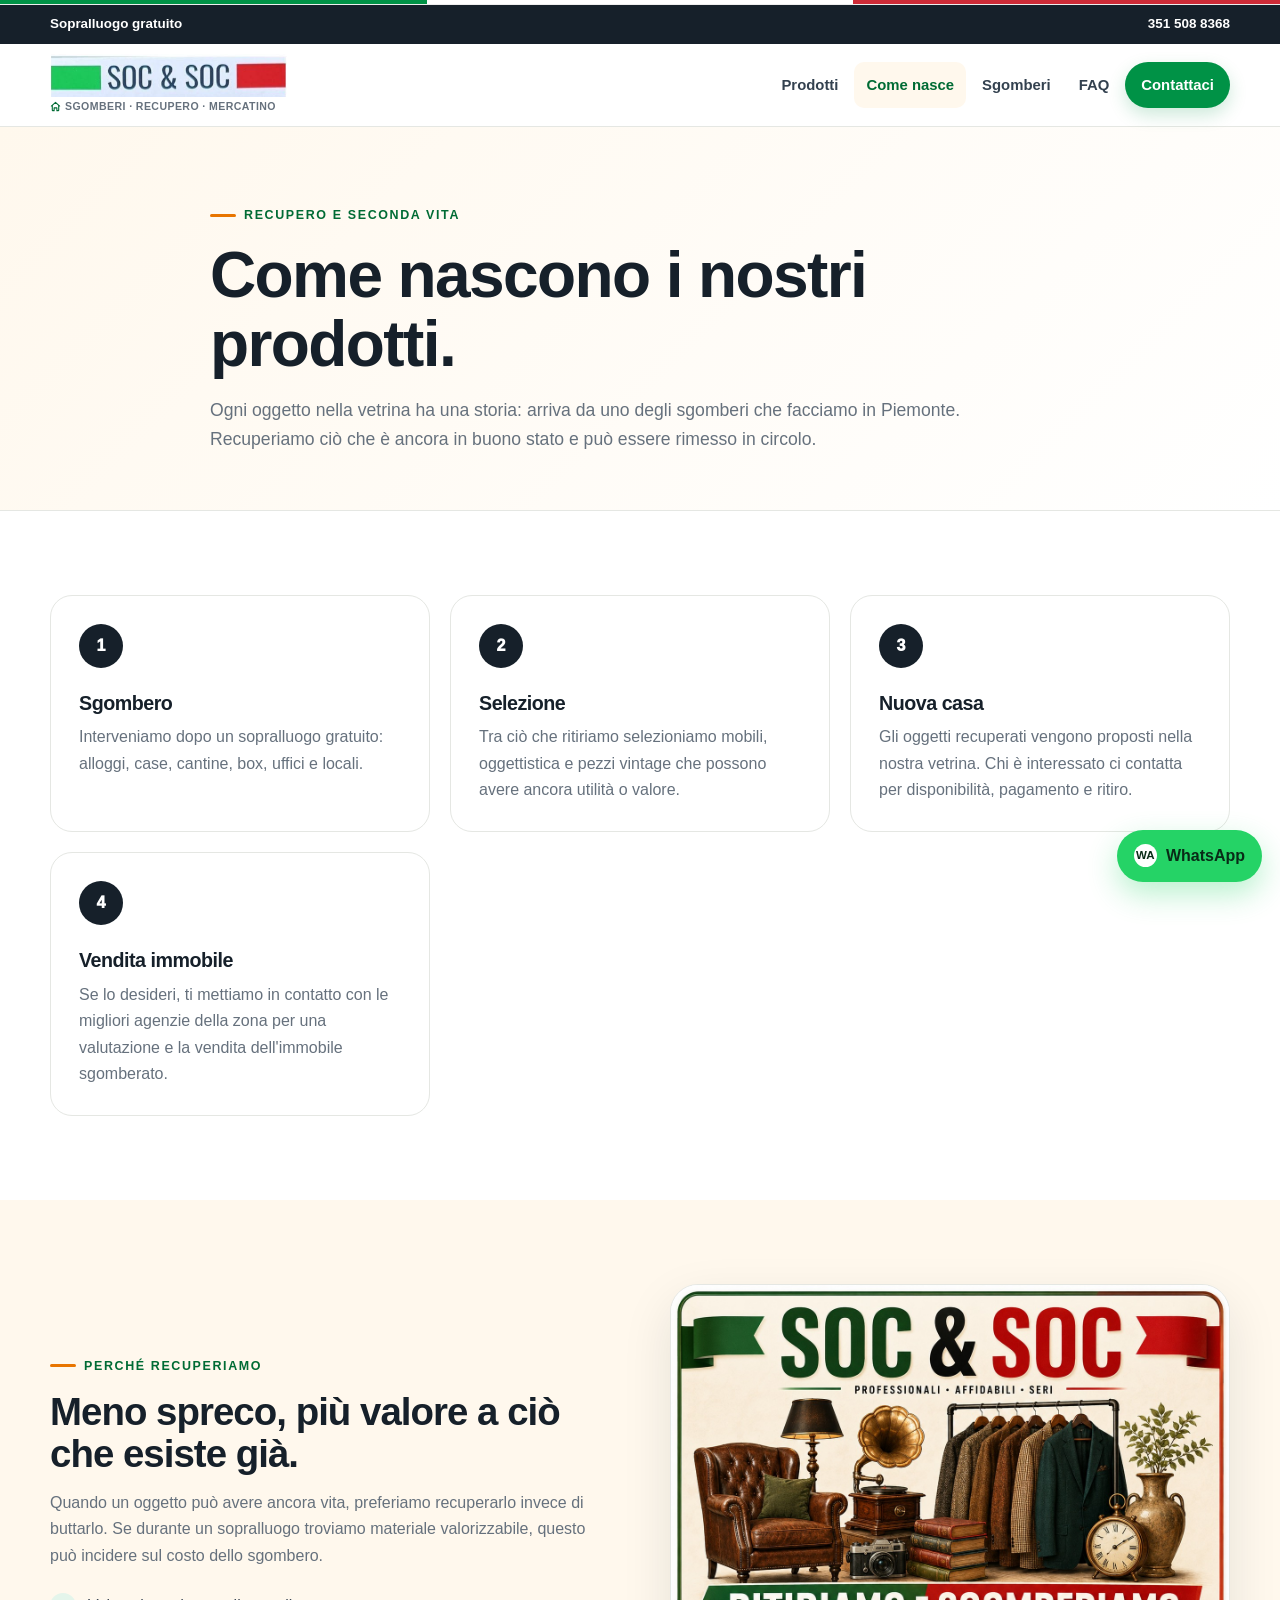
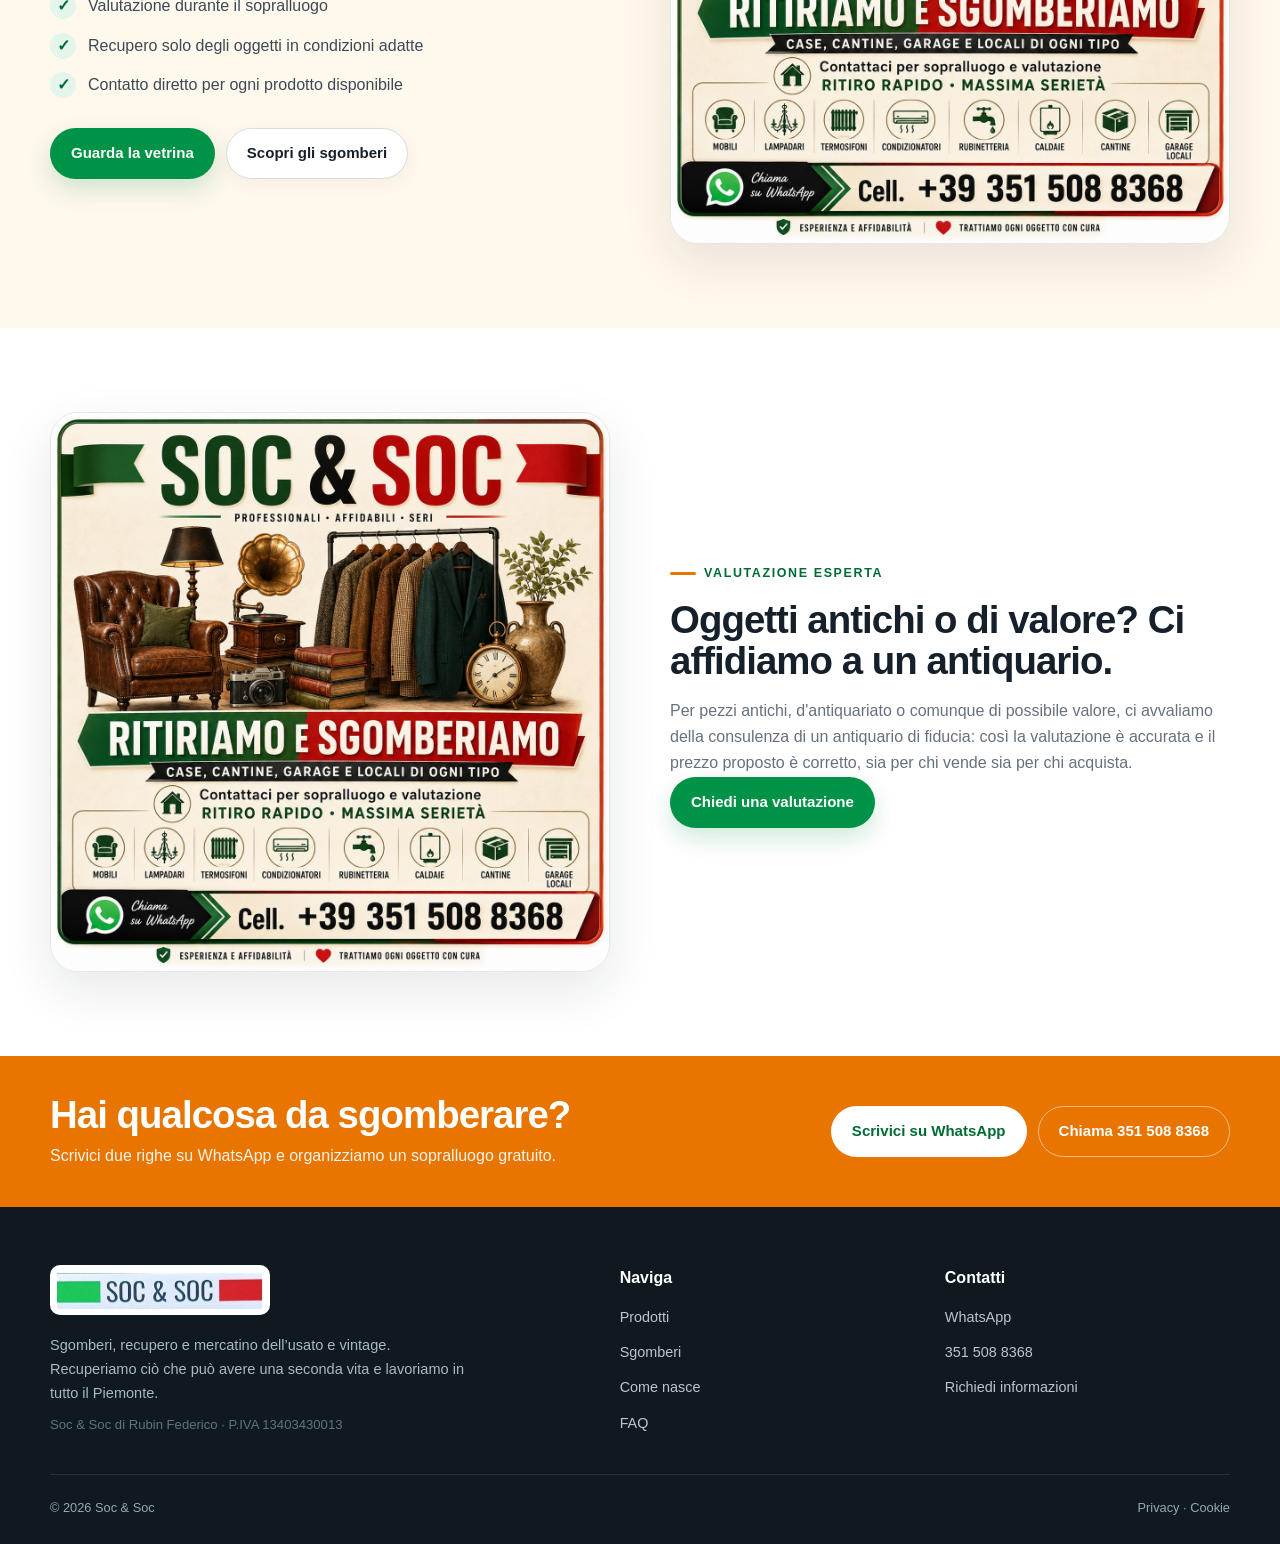
<file: chi-siamo.html>
<!DOCTYPE html>
<html lang="it">
<head>
  <meta charset="UTF-8">
  <meta name="viewport" content="width=device-width, initial-scale=1.0">
  <title>Come nascono i nostri prodotti — Soc & Soc</title>
  <meta name="description" content="Scopri come Soc & Soc recupera mobili, oggetti e pezzi vintage durante gli sgomberi in Piemonte e li rimette in circolo.">
  <meta property="og:type" content="website">
  <meta property="og:site_name" content="Soc & Soc">
  <meta property="og:title" content="Come nascono i nostri prodotti — Soc & Soc">
  <meta property="og:description" content="Scopri come Soc & Soc recupera mobili, oggetti e pezzi vintage durante gli sgomberi in Piemonte e li rimette in circolo.">
  <meta property="og:image" content="https://semplicepiu-tech.github.io/socsoc-sito/img/og-cover.jpg">
  <meta property="og:image:width" content="1200">
  <meta property="og:image:height" content="630">
  <meta property="og:url" content="https://semplicepiu-tech.github.io/socsoc-sito/chi-siamo.html">
  <meta name="twitter:card" content="summary_large_image">
  <meta name="twitter:title" content="Come nascono i nostri prodotti — Soc & Soc">
  <meta name="twitter:description" content="Scopri come Soc & Soc recupera mobili, oggetti e pezzi vintage durante gli sgomberi in Piemonte e li rimette in circolo.">
  <meta name="twitter:image" content="https://semplicepiu-tech.github.io/socsoc-sito/img/og-cover.jpg">
  <meta name="theme-color" content="#009246">
  <link rel="icon" type="image/svg+xml" href="img/favicon.svg">
  <link rel="stylesheet" href="css/style.css?v=5">
<script defer src="https://cloud.umami.is/script.js" data-website-id="19d3121b-2de0-4b73-98bf-58fdbb47e2bb"></script>
<script defer src="js/analytics.js"></script>
</head>
<body>
<div class="brand-stripe" aria-hidden="true"></div>
<div class="topbar">
  <div class="container topbar-inner">
    <div class="topbar-items">
      <span><strong>Sopralluogo gratuito</strong></span>
    </div>
    <a href="tel:+393515088368" data-umami-event="click-telefono">351 508 8368</a>
  </div>
</div>
<header class="site-header">
  <div class="container header-inner">
    <a href="index.html" class="logo" aria-label="Soc & Soc - Home"><img src="img/brand-logo.png" alt="Soc & Soc" class="logo-img"><span class="logo-tagline"><svg class="logo-home-icon" width="11" height="11" viewBox="0 0 24 24" fill="none" stroke="currentColor" stroke-width="2.4" stroke-linecap="round" stroke-linejoin="round" aria-hidden="true"><path d="M3 11l9-8 9 8"/><path d="M5 10v10a1 1 0 0 0 1 1h3v-6h6v6h3a1 1 0 0 0 1-1V10"/></svg>Sgomberi · Recupero · Mercatino</span></a>
    <div class="nav-wrap">
      <button class="menu-toggle" type="button" aria-label="Apri il menu" aria-expanded="false"><span></span></button>
      <nav class="main-nav" aria-label="Menu principale"><ul><li><a href="prodotti.html">Prodotti</a></li><li><a href="chi-siamo.html" aria-current="page">Come nasce</a></li><li><a href="sgomberi.html">Sgomberi</a></li><li><a href="domande-frequenti.html">FAQ</a></li><li><a href="contatti.html" class="header-cta">Contattaci</a></li></ul></nav>
    </div>
  </div>
</header>
<main>
<section class="page-hero"><div class="container inner"><span class="eyebrow">Recupero e seconda vita</span><h1>Come nascono i nostri prodotti.</h1><p>Ogni oggetto nella vetrina ha una storia: arriva da uno degli sgomberi che facciamo in Piemonte. Recuperiamo ciò che è ancora in buono stato e può essere rimesso in circolo.</p></div></section>
<section class="section"><div class="container"><div class="process-grid"><article class="process-step"><div class="step-number">1</div><h3>Sgombero</h3><p>Interveniamo dopo un sopralluogo gratuito: alloggi, case, cantine, box, uffici e locali.</p></article><article class="process-step"><div class="step-number">2</div><h3>Selezione</h3><p>Tra ciò che ritiriamo selezioniamo mobili, oggettistica e pezzi vintage che possono avere ancora utilità o valore.</p></article><article class="process-step"><div class="step-number">3</div><h3>Nuova casa</h3><p>Gli oggetti recuperati vengono proposti nella nostra vetrina. Chi è interessato ci contatta per disponibilità, pagamento e ritiro.</p></article><article class="process-step"><div class="step-number">4</div><h3>Vendita immobile</h3><p>Se lo desideri, ti mettiamo in contatto con le migliori agenzie della zona per una valutazione e la vendita dell'immobile sgomberato.</p></article></div></div></section>
<section class="section section-cream"><div class="container split"><div><span class="eyebrow">Perché recuperiamo</span><h2>Meno spreco, più valore a ciò che esiste già.</h2><p style="margin-top:16px">Quando un oggetto può avere ancora vita, preferiamo recuperarlo invece di buttarlo. Se durante un sopralluogo troviamo materiale valorizzabile, questo può incidere sul costo dello sgombero.</p><ul class="check-list"><li>Valutazione durante il sopralluogo</li><li>Recupero solo degli oggetti in condizioni adatte</li><li>Contatto diretto per ogni prodotto disponibile</li></ul><div class="btn-row"><a class="btn btn-primary" href="prodotti.html">Guarda la vetrina</a><a class="btn btn-secondary" href="sgomberi.html">Scopri gli sgomberi</a></div></div><div class="visual-card"><img src="img/brand-cover.jpg" alt="Soc & Soc e il mondo del recupero e vintage"></div></div></section>
<section class="section"><div class="container split"><div class="visual-card"><img src="img/brand-flyer.jpg" alt="Valutazione oggetti antichi e vintage Soc & Soc"></div><div><span class="eyebrow">Valutazione esperta</span><h2>Oggetti antichi o di valore? Ci affidiamo a un antiquario.</h2><p style="margin-top:16px">Per pezzi antichi, d'antiquariato o comunque di possibile valore, ci avvaliamo della consulenza di un antiquario di fiducia: così la valutazione è accurata e il prezzo proposto è corretto, sia per chi vende sia per chi acquista.</p><div class="btn-row"><a class="btn btn-primary" href="https://wa.me/393515088368?text=Ciao%20Soc%20%26%20Soc%2C%20ho%20un%20oggetto%20che%20vorrei%20far%20valutare." data-umami-event="click-whatsapp" target="_blank" rel="noopener">Chiedi una valutazione</a></div></div></div></section>
</main>
<section class="cta-band">
  <div class="container cta-band-inner">
    <div><h2>Hai qualcosa da sgomberare?</h2><p>Scrivici due righe su WhatsApp e organizziamo un sopralluogo gratuito.</p></div>
    <div class="btn-row">
      <a class="btn btn-primary" href="https://wa.me/393515088368?text=Ciao%20Soc%20%26%20Soc%2C%20vorrei%20richiedere%20un%20sopralluogo%20gratuito." data-umami-event="click-whatsapp" target="_blank" rel="noopener">Scrivici su WhatsApp</a>
      <a class="btn btn-secondary" href="tel:+393515088368" data-umami-event="click-telefono">Chiama 351 508 8368</a>
    </div>
  </div>
</section>
<footer class="site-footer">
  <div class="container">
    <div class="footer-grid">
      <div>
        <img src="img/brand-logo.png" alt="Soc & Soc" class="footer-logo">
        <p class="footer-copy">Sgomberi, recupero e mercatino dell’usato e vintage. Recuperiamo ciò che può avere una seconda vita e lavoriamo in tutto il Piemonte.</p>
        <p class="footer-business">Soc &amp; Soc di Rubin Federico · P.IVA 13403430013</p>
      </div>
      <div><p class="footer-title">Naviga</p><ul class="footer-links"><li><a href="prodotti.html">Prodotti</a></li><li><a href="sgomberi.html">Sgomberi</a></li><li><a href="chi-siamo.html">Come nasce</a></li><li><a href="domande-frequenti.html">FAQ</a></li></ul></div>
      <div><p class="footer-title">Contatti</p><ul class="footer-links"><li><a href="https://wa.me/393515088368" data-umami-event="click-whatsapp" target="_blank" rel="noopener">WhatsApp</a></li><li><a href="tel:+393515088368" data-umami-event="click-telefono">351 508 8368</a></li><li><a href="contatti.html">Richiedi informazioni</a></li></ul></div>
    </div>
    <div class="footer-bottom"><p>© <span data-year>2026</span> Soc &amp; Soc</p><p><a href="privacy.html">Privacy</a> · <a href="cookie.html">Cookie</a></p></div>
  </div>
</footer>
<a class="whatsapp-float" href="https://wa.me/393515088368" data-umami-event="click-whatsapp" target="_blank" rel="noopener" aria-label="Scrivi a Soc & Soc su WhatsApp"><span class="wa-dot">WA</span><span class="label">WhatsApp</span></a>
<script src="js/site.js?v=2"></script>
</body>
</html>
</file>
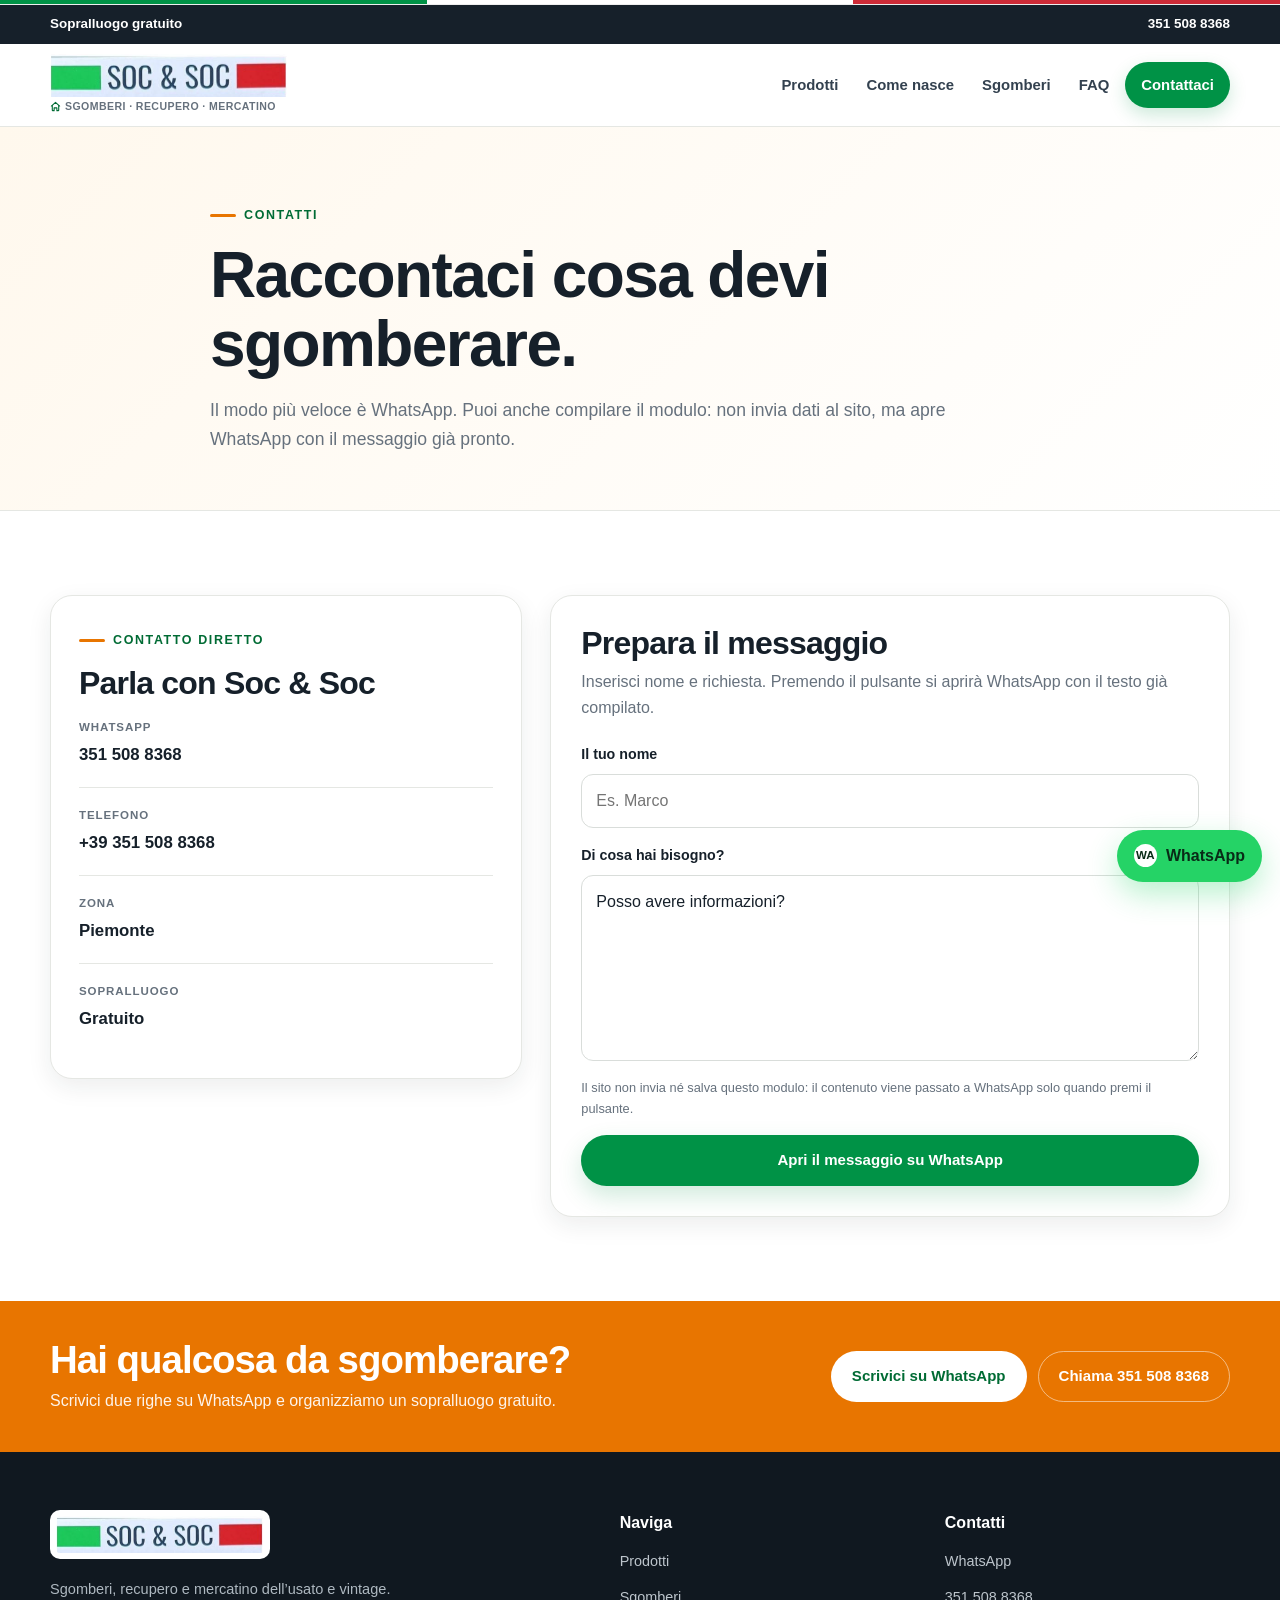
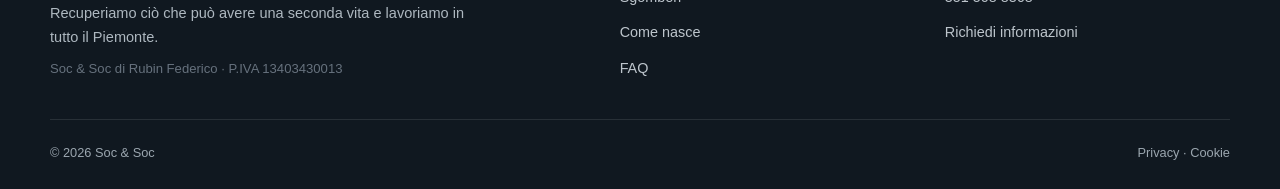
<file: contatti.html>
<!DOCTYPE html>
<html lang="it">
<head>
  <meta charset="UTF-8">
  <meta name="viewport" content="width=device-width, initial-scale=1.0">
  <title>Contatti — Soc & Soc</title>
  <meta name="description" content="Contatta Soc & Soc su WhatsApp o telefono per informazioni su sgomberi, sopralluoghi gratuiti e oggetti recuperati.">
  <meta property="og:type" content="website">
  <meta property="og:site_name" content="Soc & Soc">
  <meta property="og:title" content="Contatti — Soc & Soc">
  <meta property="og:description" content="Contatta Soc & Soc su WhatsApp o telefono per informazioni su sgomberi, sopralluoghi gratuiti e oggetti recuperati.">
  <meta property="og:image" content="https://semplicepiu-tech.github.io/socsoc-sito/img/og-cover.jpg">
  <meta property="og:image:width" content="1200">
  <meta property="og:image:height" content="630">
  <meta property="og:url" content="https://semplicepiu-tech.github.io/socsoc-sito/contatti.html">
  <meta name="twitter:card" content="summary_large_image">
  <meta name="twitter:title" content="Contatti — Soc & Soc">
  <meta name="twitter:description" content="Contatta Soc & Soc su WhatsApp o telefono per informazioni su sgomberi, sopralluoghi gratuiti e oggetti recuperati.">
  <meta name="twitter:image" content="https://semplicepiu-tech.github.io/socsoc-sito/img/og-cover.jpg">
  <meta name="theme-color" content="#009246">
  <link rel="icon" type="image/svg+xml" href="img/favicon.svg">
  <link rel="stylesheet" href="css/style.css?v=5">
<script defer src="https://cloud.umami.is/script.js" data-website-id="19d3121b-2de0-4b73-98bf-58fdbb47e2bb"></script>
<script defer src="js/analytics.js"></script>
</head>
<body>
<div class="brand-stripe" aria-hidden="true"></div>
<div class="topbar">
  <div class="container topbar-inner">
    <div class="topbar-items">
      <span><strong>Sopralluogo gratuito</strong></span>
    </div>
    <a href="tel:+393515088368" data-umami-event="click-telefono">351 508 8368</a>
  </div>
</div>
<header class="site-header">
  <div class="container header-inner">
    <a href="index.html" class="logo" aria-label="Soc & Soc - Home"><img src="img/brand-logo.png" alt="Soc & Soc" class="logo-img"><span class="logo-tagline"><svg class="logo-home-icon" width="11" height="11" viewBox="0 0 24 24" fill="none" stroke="currentColor" stroke-width="2.4" stroke-linecap="round" stroke-linejoin="round" aria-hidden="true"><path d="M3 11l9-8 9 8"/><path d="M5 10v10a1 1 0 0 0 1 1h3v-6h6v6h3a1 1 0 0 0 1-1V10"/></svg>Sgomberi · Recupero · Mercatino</span></a>
    <div class="nav-wrap">
      <button class="menu-toggle" type="button" aria-label="Apri il menu" aria-expanded="false"><span></span></button>
      <nav class="main-nav" aria-label="Menu principale"><ul><li><a href="prodotti.html">Prodotti</a></li><li><a href="chi-siamo.html">Come nasce</a></li><li><a href="sgomberi.html">Sgomberi</a></li><li><a href="domande-frequenti.html">FAQ</a></li><li><a href="contatti.html" class="header-cta" aria-current="page">Contattaci</a></li></ul></nav>
    </div>
  </div>
</header>
<main>
<section class="page-hero"><div class="container inner"><span class="eyebrow">Contatti</span><h1>Raccontaci cosa devi sgomberare.</h1><p>Il modo più veloce è WhatsApp. Puoi anche compilare il modulo: non invia dati al sito, ma apre WhatsApp con il messaggio già pronto.</p></div></section>
<section class="section"><div class="container contact-grid"><aside class="contact-card"><span class="eyebrow">Contatto diretto</span><h2 style="font-size:2rem">Parla con Soc & Soc</h2><div class="contact-method"><small>WhatsApp</small><strong><a href="https://wa.me/393515088368" data-umami-event="click-whatsapp" target="_blank" rel="noopener">351 508 8368</a></strong></div><div class="contact-method"><small>Telefono</small><strong><a href="tel:+393515088368" data-umami-event="click-telefono">+39 351 508 8368</a></strong></div><div class="contact-method"><small>Zona</small><strong>Piemonte</strong></div><div class="contact-method"><small>Sopralluogo</small><strong>Gratuito</strong></div></aside><div class="contact-form-card"><h2 style="font-size:2rem;margin-bottom:8px">Prepara il messaggio</h2><p style="margin-bottom:22px">Inserisci nome e richiesta. Premendo il pulsante si aprirà WhatsApp con il testo già compilato.</p><form class="contact-form" data-whatsapp-form><div class="form-field"><label for="nome">Il tuo nome</label><input type="text" id="nome" name="nome" autocomplete="name" placeholder="Es. Marco" required></div><div class="form-field"><label for="messaggio">Di cosa hai bisogno?</label><textarea id="messaggio" name="messaggio" rows="6" placeholder="Es. Devo sgomberare una cantina a Torino..." required>Posso avere informazioni?</textarea></div><p class="form-help">Il sito non invia né salva questo modulo: il contenuto viene passato a WhatsApp solo quando premi il pulsante.</p><button type="submit" class="btn btn-primary">Apri il messaggio su WhatsApp</button></form></div></div></section>
</main>
<section class="cta-band">
  <div class="container cta-band-inner">
    <div><h2>Hai qualcosa da sgomberare?</h2><p>Scrivici due righe su WhatsApp e organizziamo un sopralluogo gratuito.</p></div>
    <div class="btn-row">
      <a class="btn btn-primary" href="https://wa.me/393515088368?text=Ciao%20Soc%20%26%20Soc%2C%20vorrei%20richiedere%20un%20sopralluogo%20gratuito." data-umami-event="click-whatsapp" target="_blank" rel="noopener">Scrivici su WhatsApp</a>
      <a class="btn btn-secondary" href="tel:+393515088368" data-umami-event="click-telefono">Chiama 351 508 8368</a>
    </div>
  </div>
</section>
<footer class="site-footer">
  <div class="container">
    <div class="footer-grid">
      <div>
        <img src="img/brand-logo.png" alt="Soc & Soc" class="footer-logo">
        <p class="footer-copy">Sgomberi, recupero e mercatino dell’usato e vintage. Recuperiamo ciò che può avere una seconda vita e lavoriamo in tutto il Piemonte.</p>
        <p class="footer-business">Soc &amp; Soc di Rubin Federico · P.IVA 13403430013</p>
      </div>
      <div><p class="footer-title">Naviga</p><ul class="footer-links"><li><a href="prodotti.html">Prodotti</a></li><li><a href="sgomberi.html">Sgomberi</a></li><li><a href="chi-siamo.html">Come nasce</a></li><li><a href="domande-frequenti.html">FAQ</a></li></ul></div>
      <div><p class="footer-title">Contatti</p><ul class="footer-links"><li><a href="https://wa.me/393515088368" data-umami-event="click-whatsapp" target="_blank" rel="noopener">WhatsApp</a></li><li><a href="tel:+393515088368" data-umami-event="click-telefono">351 508 8368</a></li><li><a href="contatti.html">Richiedi informazioni</a></li></ul></div>
    </div>
    <div class="footer-bottom"><p>© <span data-year>2026</span> Soc &amp; Soc</p><p><a href="privacy.html">Privacy</a> · <a href="cookie.html">Cookie</a></p></div>
  </div>
</footer>
<a class="whatsapp-float" href="https://wa.me/393515088368" data-umami-event="click-whatsapp" target="_blank" rel="noopener" aria-label="Scrivi a Soc & Soc su WhatsApp"><span class="wa-dot">WA</span><span class="label">WhatsApp</span></a>
<script src="js/site.js?v=2"></script>
</body>
</html>
</file>
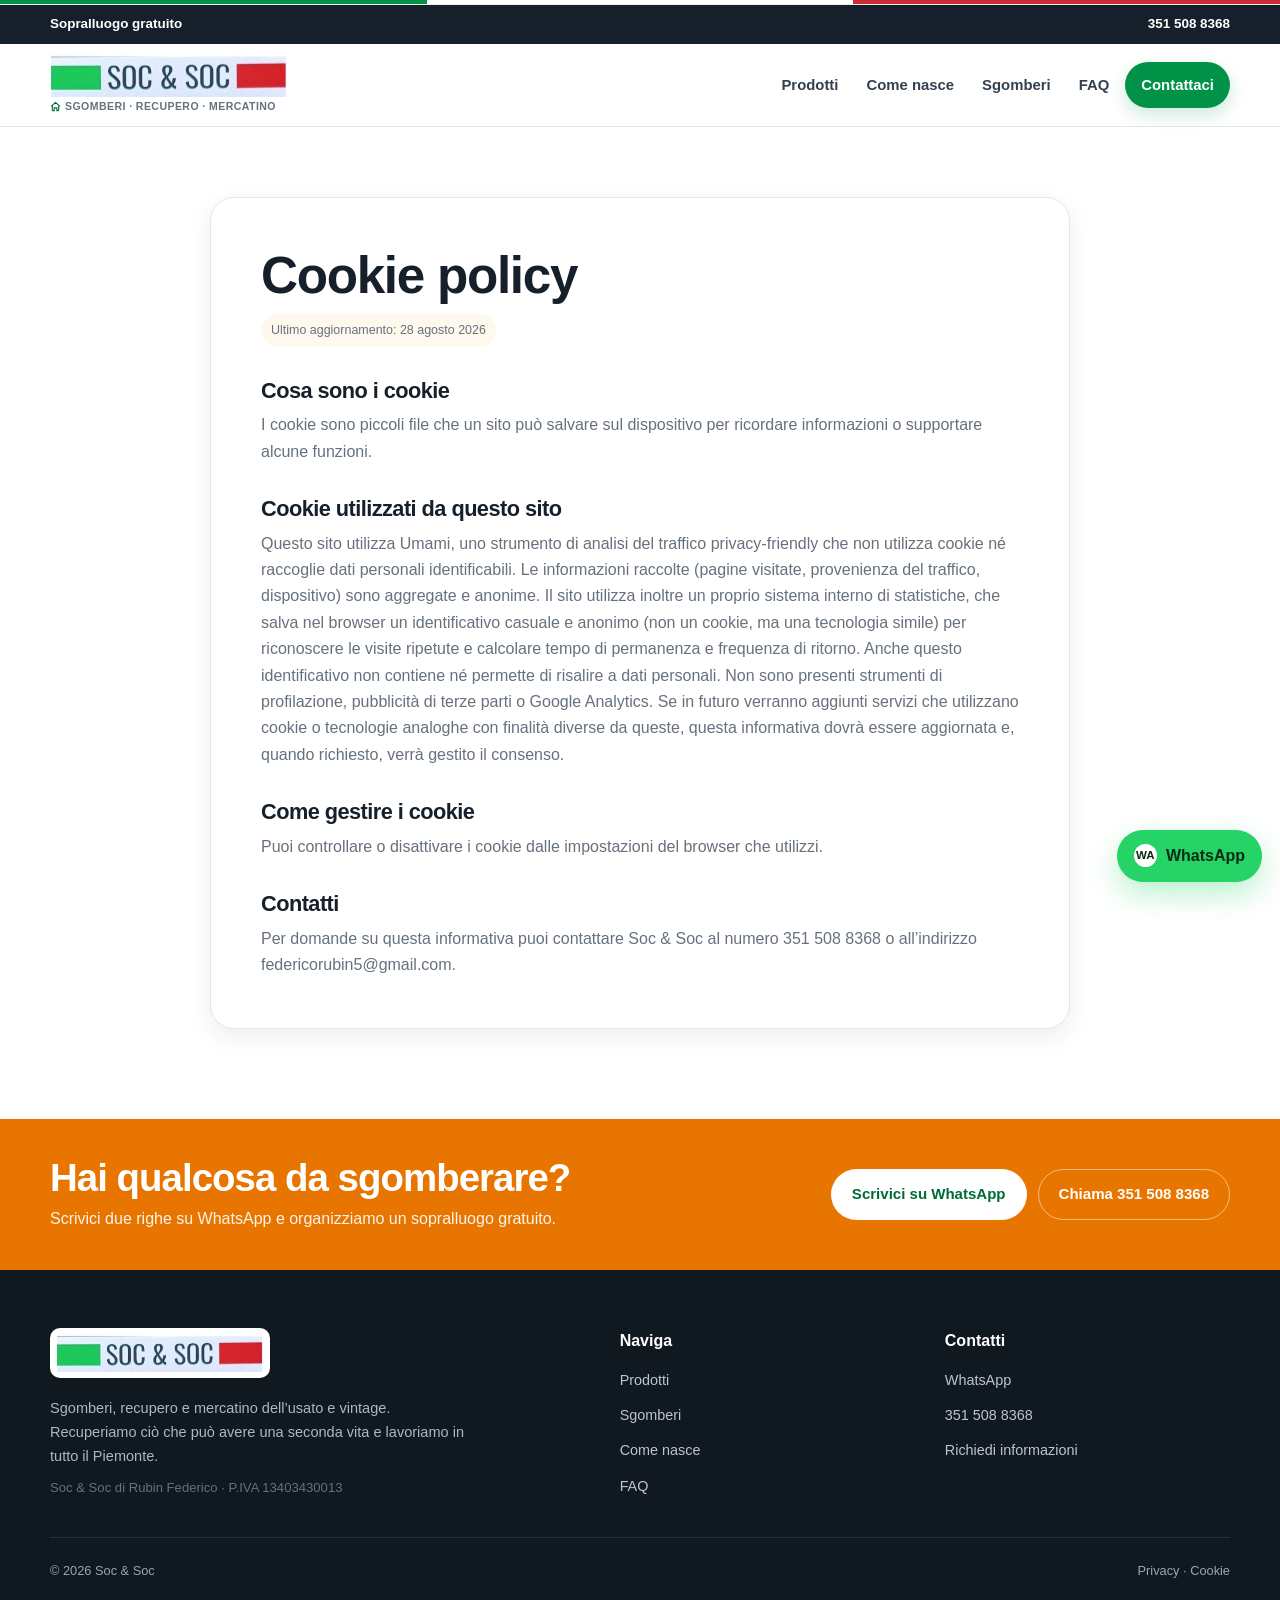
<file: cookie.html>
<!DOCTYPE html>
<html lang="it">
<head>
  <meta charset="UTF-8">
  <meta name="viewport" content="width=device-width, initial-scale=1.0">
  <title>Cookie policy — Soc & Soc</title>
  <meta name="description" content="Informativa sui cookie utilizzati dal sito Soc & Soc.">
  <meta property="og:type" content="website">
  <meta property="og:site_name" content="Soc & Soc">
  <meta property="og:title" content="Cookie policy — Soc & Soc">
  <meta property="og:description" content="Informativa sui cookie utilizzati dal sito Soc & Soc.">
  <meta property="og:image" content="https://semplicepiu-tech.github.io/socsoc-sito/img/og-cover.jpg">
  <meta property="og:image:width" content="1200">
  <meta property="og:image:height" content="630">
  <meta property="og:url" content="https://semplicepiu-tech.github.io/socsoc-sito/cookie.html">
  <meta name="twitter:card" content="summary_large_image">
  <meta name="twitter:title" content="Cookie policy — Soc & Soc">
  <meta name="twitter:description" content="Informativa sui cookie utilizzati dal sito Soc & Soc.">
  <meta name="twitter:image" content="https://semplicepiu-tech.github.io/socsoc-sito/img/og-cover.jpg">
  <meta name="theme-color" content="#009246">
  <link rel="icon" type="image/svg+xml" href="img/favicon.svg">
  <link rel="stylesheet" href="css/style.css?v=5">
</head>
<body>
<div class="brand-stripe" aria-hidden="true"></div>
<div class="topbar">
  <div class="container topbar-inner">
    <div class="topbar-items">
      <span><strong>Sopralluogo gratuito</strong></span>
    </div>
    <a href="tel:+393515088368">351 508 8368</a>
  </div>
</div>
<header class="site-header">
  <div class="container header-inner">
    <a href="index.html" class="logo" aria-label="Soc & Soc - Home"><img src="img/brand-logo.png" alt="Soc & Soc" class="logo-img"><span class="logo-tagline"><svg class="logo-home-icon" width="11" height="11" viewBox="0 0 24 24" fill="none" stroke="currentColor" stroke-width="2.4" stroke-linecap="round" stroke-linejoin="round" aria-hidden="true"><path d="M3 11l9-8 9 8"/><path d="M5 10v10a1 1 0 0 0 1 1h3v-6h6v6h3a1 1 0 0 0 1-1V10"/></svg>Sgomberi · Recupero · Mercatino</span></a>
    <div class="nav-wrap">
      <button class="menu-toggle" type="button" aria-label="Apri il menu" aria-expanded="false"><span></span></button>
      <nav class="main-nav" aria-label="Menu principale"><ul><li><a href="prodotti.html">Prodotti</a></li><li><a href="chi-siamo.html">Come nasce</a></li><li><a href="sgomberi.html">Sgomberi</a></li><li><a href="domande-frequenti.html">FAQ</a></li><li><a href="contatti.html" class="header-cta">Contattaci</a></li></ul></nav>
    </div>
  </div>
</header>
<main>
<section class="legal-content"><div class="container"><article class="legal-sheet"><h1>Cookie policy</h1><p class="legal-updated">Ultimo aggiornamento: 28 agosto 2026</p><h2>Cosa sono i cookie</h2><p>I cookie sono piccoli file che un sito può salvare sul dispositivo per ricordare informazioni o supportare alcune funzioni.</p><h2>Cookie utilizzati da questo sito</h2><p>Questo sito utilizza Umami, uno strumento di analisi del traffico privacy-friendly che non utilizza cookie né raccoglie dati personali identificabili. Le informazioni raccolte (pagine visitate, provenienza del traffico, dispositivo) sono aggregate e anonime. Il sito utilizza inoltre un proprio sistema interno di statistiche, che salva nel browser un identificativo casuale e anonimo (non un cookie, ma una tecnologia simile) per riconoscere le visite ripetute e calcolare tempo di permanenza e frequenza di ritorno. Anche questo identificativo non contiene né permette di risalire a dati personali. Non sono presenti strumenti di profilazione, pubblicità di terze parti o Google Analytics. Se in futuro verranno aggiunti servizi che utilizzano cookie o tecnologie analoghe con finalità diverse da queste, questa informativa dovrà essere aggiornata e, quando richiesto, verrà gestito il consenso.</p><h2>Come gestire i cookie</h2><p>Puoi controllare o disattivare i cookie dalle impostazioni del browser che utilizzi.</p><h2>Contatti</h2><p>Per domande su questa informativa puoi contattare Soc &amp; Soc al numero 351 508 8368 o all’indirizzo federicorubin5@gmail.com.</p></article></div></section>
</main>
<section class="cta-band">
  <div class="container cta-band-inner">
    <div><h2>Hai qualcosa da sgomberare?</h2><p>Scrivici due righe su WhatsApp e organizziamo un sopralluogo gratuito.</p></div>
    <div class="btn-row">
      <a class="btn btn-primary" href="https://wa.me/393515088368?text=Ciao%20Soc%20%26%20Soc%2C%20vorrei%20richiedere%20un%20sopralluogo%20gratuito." target="_blank" rel="noopener">Scrivici su WhatsApp</a>
      <a class="btn btn-secondary" href="tel:+393515088368">Chiama 351 508 8368</a>
    </div>
  </div>
</section>
<footer class="site-footer">
  <div class="container">
    <div class="footer-grid">
      <div>
        <img src="img/brand-logo.png" alt="Soc & Soc" class="footer-logo">
        <p class="footer-copy">Sgomberi, recupero e mercatino dell’usato e vintage. Recuperiamo ciò che può avere una seconda vita e lavoriamo in tutto il Piemonte.</p>
        <p class="footer-business">Soc &amp; Soc di Rubin Federico · P.IVA 13403430013</p>
      </div>
      <div><p class="footer-title">Naviga</p><ul class="footer-links"><li><a href="prodotti.html">Prodotti</a></li><li><a href="sgomberi.html">Sgomberi</a></li><li><a href="chi-siamo.html">Come nasce</a></li><li><a href="domande-frequenti.html">FAQ</a></li></ul></div>
      <div><p class="footer-title">Contatti</p><ul class="footer-links"><li><a href="https://wa.me/393515088368" target="_blank" rel="noopener">WhatsApp</a></li><li><a href="tel:+393515088368">351 508 8368</a></li><li><a href="contatti.html">Richiedi informazioni</a></li></ul></div>
    </div>
    <div class="footer-bottom"><p>© <span data-year>2026</span> Soc &amp; Soc</p><p><a href="privacy.html">Privacy</a> · <a href="cookie.html">Cookie</a></p></div>
  </div>
</footer>
<a class="whatsapp-float" href="https://wa.me/393515088368" target="_blank" rel="noopener" aria-label="Scrivi a Soc & Soc su WhatsApp"><span class="wa-dot">WA</span><span class="label">WhatsApp</span></a>
<script src="js/site.js?v=2"></script>
</body>
</html>
</file>
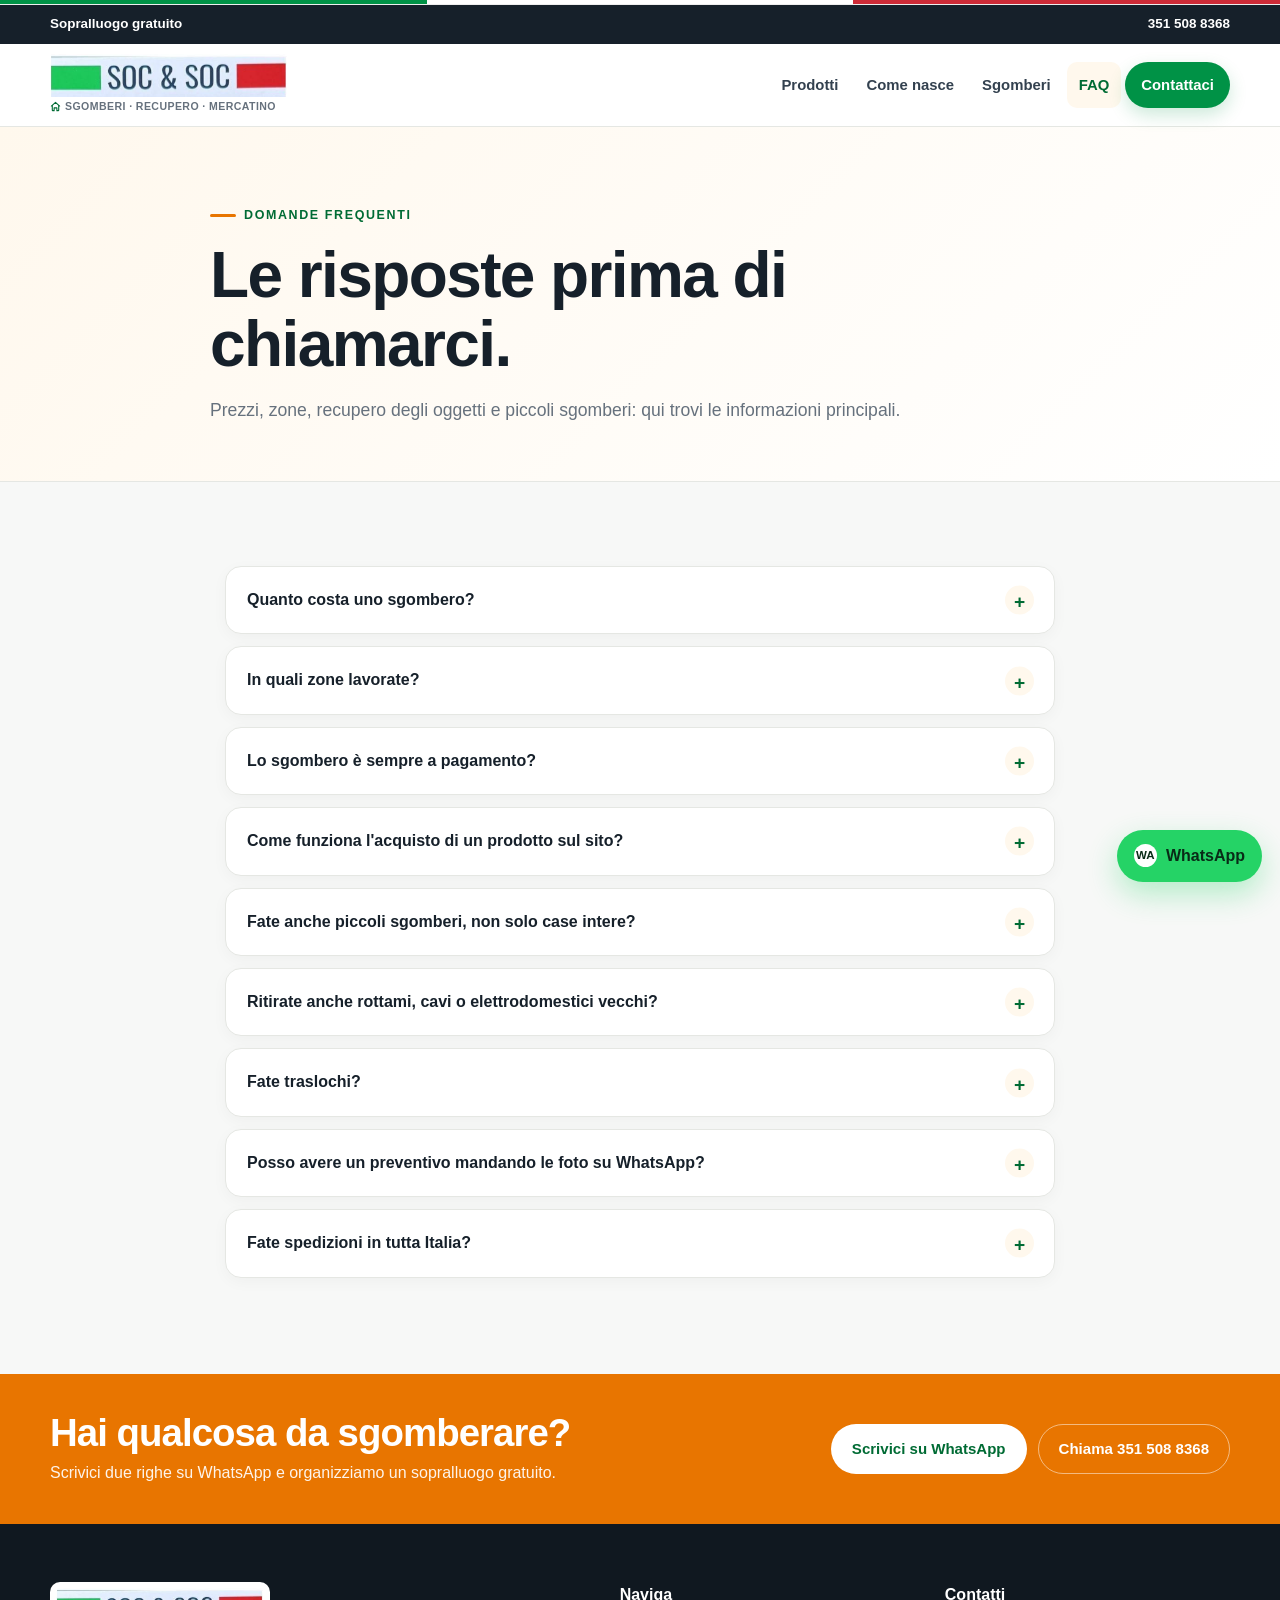
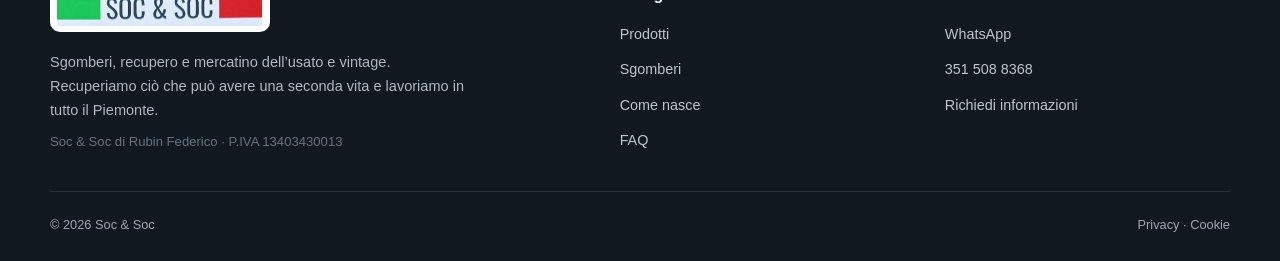
<file: domande-frequenti.html>
<!DOCTYPE html>
<html lang="it">
<head>
  <meta charset="UTF-8">
  <meta name="viewport" content="width=device-width, initial-scale=1.0">
  <title>Domande frequenti sugli sgomberi — Soc & Soc</title>
  <meta name="description" content="Risposte alle domande frequenti su prezzi, zone coperte, piccoli sgomberi e acquisto di oggetti recuperati da Soc & Soc.">
  <meta property="og:type" content="website">
  <meta property="og:site_name" content="Soc & Soc">
  <meta property="og:title" content="Domande frequenti sugli sgomberi — Soc & Soc">
  <meta property="og:description" content="Risposte alle domande frequenti su prezzi, zone coperte, piccoli sgomberi e acquisto di oggetti recuperati da Soc & Soc.">
  <meta property="og:image" content="https://semplicepiu-tech.github.io/socsoc-sito/img/og-cover.jpg">
  <meta property="og:image:width" content="1200">
  <meta property="og:image:height" content="630">
  <meta property="og:url" content="https://semplicepiu-tech.github.io/socsoc-sito/domande-frequenti.html">
  <meta name="twitter:card" content="summary_large_image">
  <meta name="twitter:title" content="Domande frequenti sugli sgomberi — Soc & Soc">
  <meta name="twitter:description" content="Risposte alle domande frequenti su prezzi, zone coperte, piccoli sgomberi e acquisto di oggetti recuperati da Soc & Soc.">
  <meta name="twitter:image" content="https://semplicepiu-tech.github.io/socsoc-sito/img/og-cover.jpg">
  <meta name="theme-color" content="#009246">
  <link rel="icon" type="image/svg+xml" href="img/favicon.svg">
  <link rel="stylesheet" href="css/style.css?v=5">
<script defer src="https://cloud.umami.is/script.js" data-website-id="19d3121b-2de0-4b73-98bf-58fdbb47e2bb"></script>
<script defer src="js/analytics.js"></script>
</head>
<body>
<div class="brand-stripe" aria-hidden="true"></div>
<div class="topbar">
  <div class="container topbar-inner">
    <div class="topbar-items">
      <span><strong>Sopralluogo gratuito</strong></span>
    </div>
    <a href="tel:+393515088368" data-umami-event="click-telefono">351 508 8368</a>
  </div>
</div>
<header class="site-header">
  <div class="container header-inner">
    <a href="index.html" class="logo" aria-label="Soc & Soc - Home"><img src="img/brand-logo.png" alt="Soc & Soc" class="logo-img"><span class="logo-tagline"><svg class="logo-home-icon" width="11" height="11" viewBox="0 0 24 24" fill="none" stroke="currentColor" stroke-width="2.4" stroke-linecap="round" stroke-linejoin="round" aria-hidden="true"><path d="M3 11l9-8 9 8"/><path d="M5 10v10a1 1 0 0 0 1 1h3v-6h6v6h3a1 1 0 0 0 1-1V10"/></svg>Sgomberi · Recupero · Mercatino</span></a>
    <div class="nav-wrap">
      <button class="menu-toggle" type="button" aria-label="Apri il menu" aria-expanded="false"><span></span></button>
      <nav class="main-nav" aria-label="Menu principale"><ul><li><a href="prodotti.html">Prodotti</a></li><li><a href="chi-siamo.html">Come nasce</a></li><li><a href="sgomberi.html">Sgomberi</a></li><li><a href="domande-frequenti.html" aria-current="page">FAQ</a></li><li><a href="contatti.html" class="header-cta">Contattaci</a></li></ul></nav>
    </div>
  </div>
</header>
<main>
<section class="page-hero"><div class="container inner"><span class="eyebrow">Domande frequenti</span><h1>Le risposte prima di chiamarci.</h1><p>Prezzi, zone, recupero degli oggetti e piccoli sgomberi: qui trovi le informazioni principali.</p></div></section><section class="section section-soft"><div class="container"><div class="faq-list"><details class="faq-item"><summary>Quanto costa uno sgombero?</summary><p>Dipende da quanto materiale c'è e dal tipo di intervento. Facciamo sempre un sopralluogo gratuito prima di darti un prezzo preciso.</p></details><details class="faq-item"><summary>In quali zone lavorate?</summary><p>In tutto il Piemonte.</p></details><details class="faq-item"><summary>Lo sgombero è sempre a pagamento?</summary><p>Se tra il materiale ci sono oggetti di valore che possiamo recuperare, il costo può ridursi o azzerarsi. Ne parliamo durante il sopralluogo.</p></details><details class="faq-item"><summary>Come funziona l'acquisto di un prodotto sul sito?</summary><p>Non c'è un carrello online: scegli l'oggetto che ti interessa e scrivici su WhatsApp o chiamaci per accordarci su disponibilità, ritiro e pagamento.</p></details><details class="faq-item"><summary>Fate anche piccoli sgomberi, non solo case intere?</summary><p>Sì, ci occupiamo anche di piccoli lavori: una cantina, un box o un singolo locale.</p></details><details class="faq-item"><summary>Ritirate anche rottami, cavi o elettrodomestici vecchi?</summary><p>Sì, ritiriamo rottami ferrosi, cavi in rame ed elettrodomestici vecchi (esclusi i frigoriferi). Contattaci per verificare il singolo caso.</p></details><details class="faq-item"><summary>Fate traslochi?</summary><p>Sì, facciamo anche traslochi, oltre a sgomberi e trasporti di oggetti. Scrivici su WhatsApp con i dettagli (cosa devi spostare, da dove a dove) per un preventivo su misura.</p></details><details class="faq-item"><summary>Posso avere un preventivo mandando le foto su WhatsApp?</summary><p>Sì, puoi mandarci le foto degli oggetti o dello spazio da sgomberare su WhatsApp per un primo preventivo indicativo. Per una stima precisa restiamo comunque a disposizione per un sopralluogo gratuito.</p></details><details class="faq-item"><summary>Fate spedizioni in tutta Italia?</summary><p>Sì, spediamo in tutta Italia. Il costo si aggiunge al prezzo del prodotto e viene calcolato caso per caso in base a peso e destinazione: scrivici su WhatsApp indicando il prodotto e ti diamo un preventivo.</p></details></div></div></section>
</main>
<section class="cta-band">
  <div class="container cta-band-inner">
    <div><h2>Hai qualcosa da sgomberare?</h2><p>Scrivici due righe su WhatsApp e organizziamo un sopralluogo gratuito.</p></div>
    <div class="btn-row">
      <a class="btn btn-primary" href="https://wa.me/393515088368?text=Ciao%20Soc%20%26%20Soc%2C%20vorrei%20richiedere%20un%20sopralluogo%20gratuito." data-umami-event="click-whatsapp" target="_blank" rel="noopener">Scrivici su WhatsApp</a>
      <a class="btn btn-secondary" href="tel:+393515088368" data-umami-event="click-telefono">Chiama 351 508 8368</a>
    </div>
  </div>
</section>
<footer class="site-footer">
  <div class="container">
    <div class="footer-grid">
      <div>
        <img src="img/brand-logo.png" alt="Soc & Soc" class="footer-logo">
        <p class="footer-copy">Sgomberi, recupero e mercatino dell’usato e vintage. Recuperiamo ciò che può avere una seconda vita e lavoriamo in tutto il Piemonte.</p>
        <p class="footer-business">Soc &amp; Soc di Rubin Federico · P.IVA 13403430013</p>
      </div>
      <div><p class="footer-title">Naviga</p><ul class="footer-links"><li><a href="prodotti.html">Prodotti</a></li><li><a href="sgomberi.html">Sgomberi</a></li><li><a href="chi-siamo.html">Come nasce</a></li><li><a href="domande-frequenti.html">FAQ</a></li></ul></div>
      <div><p class="footer-title">Contatti</p><ul class="footer-links"><li><a href="https://wa.me/393515088368" data-umami-event="click-whatsapp" target="_blank" rel="noopener">WhatsApp</a></li><li><a href="tel:+393515088368" data-umami-event="click-telefono">351 508 8368</a></li><li><a href="contatti.html">Richiedi informazioni</a></li></ul></div>
    </div>
    <div class="footer-bottom"><p>© <span data-year>2026</span> Soc &amp; Soc</p><p><a href="privacy.html">Privacy</a> · <a href="cookie.html">Cookie</a></p></div>
  </div>
</footer>
<a class="whatsapp-float" href="https://wa.me/393515088368" data-umami-event="click-whatsapp" target="_blank" rel="noopener" aria-label="Scrivi a Soc & Soc su WhatsApp"><span class="wa-dot">WA</span><span class="label">WhatsApp</span></a>
<script src="js/site.js?v=2"></script>
</body>
</html>
</file>
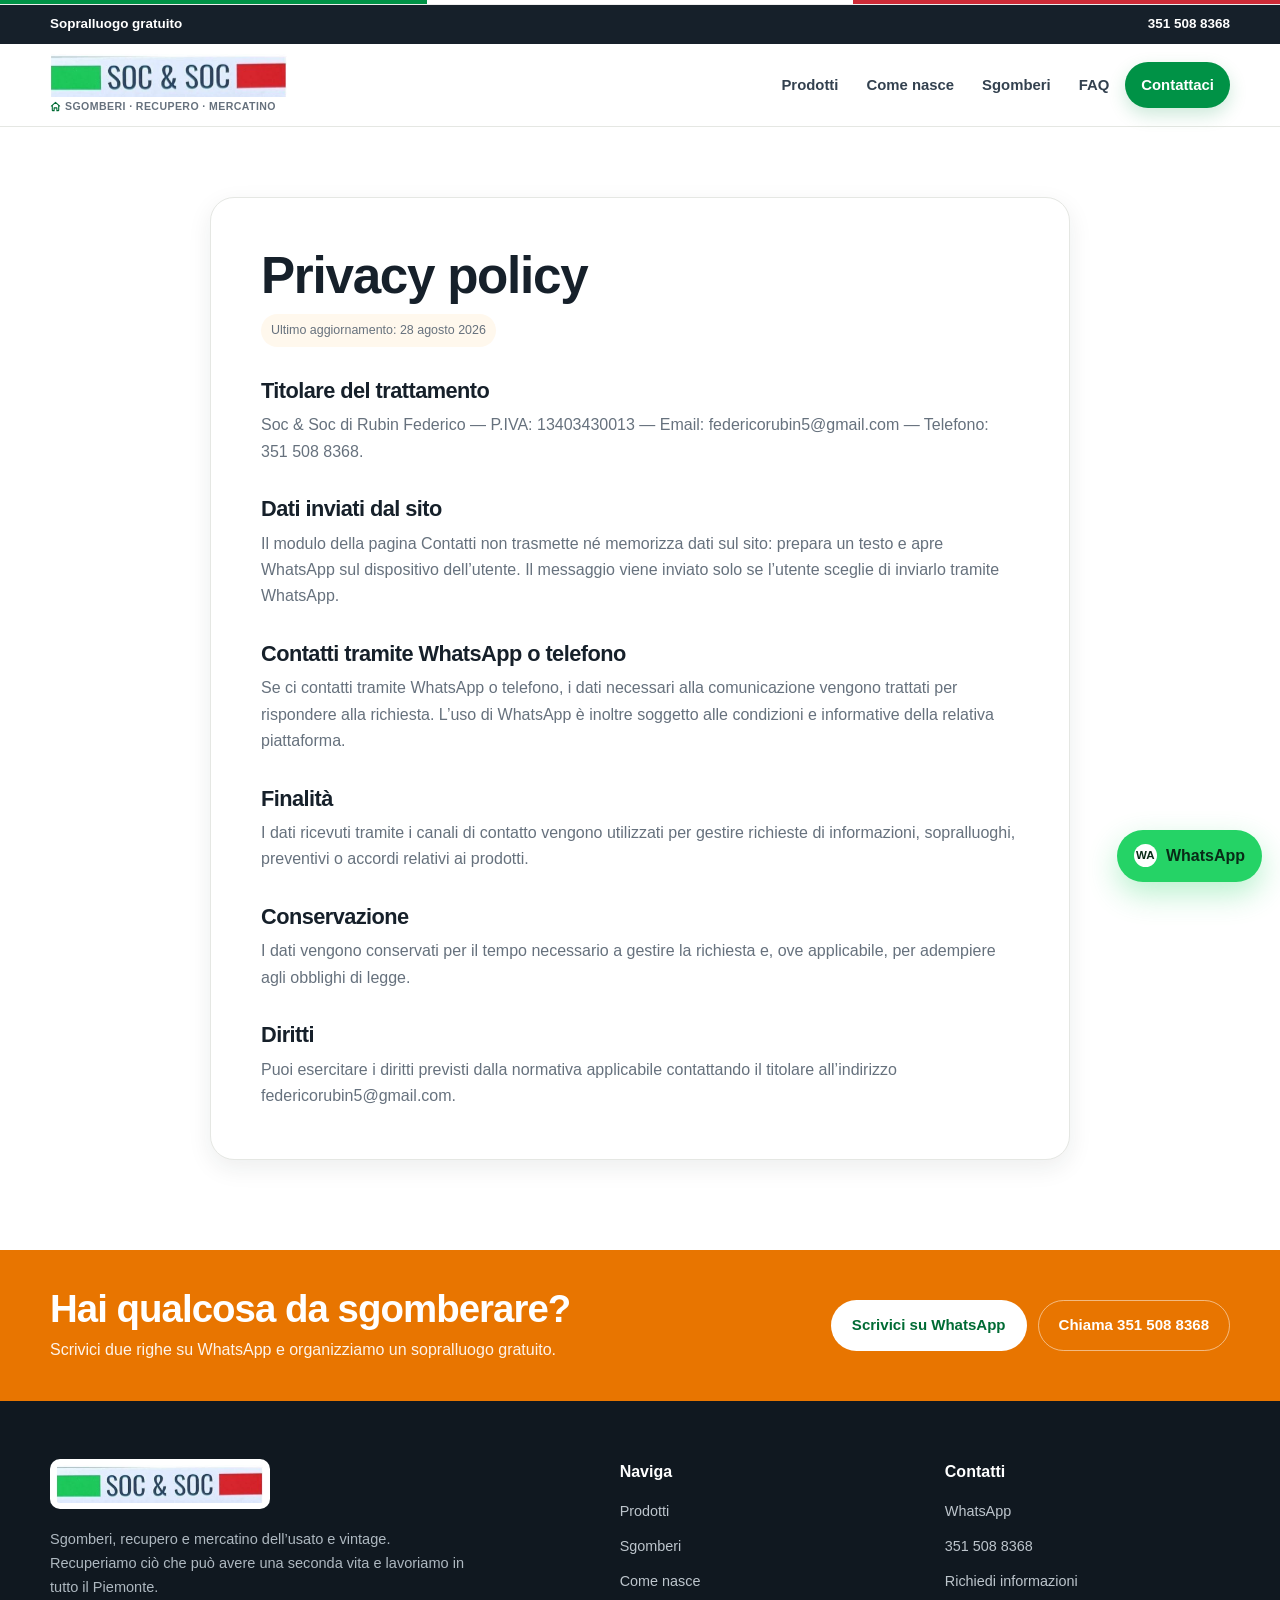
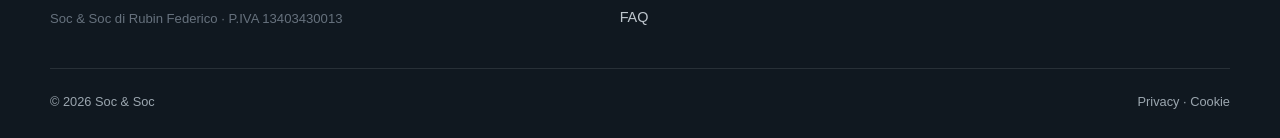
<file: privacy.html>
<!DOCTYPE html>
<html lang="it">
<head>
  <meta charset="UTF-8">
  <meta name="viewport" content="width=device-width, initial-scale=1.0">
  <title>Privacy policy — Soc & Soc</title>
  <meta name="description" content="Informativa privacy del sito Soc & Soc.">
  <meta property="og:type" content="website">
  <meta property="og:site_name" content="Soc & Soc">
  <meta property="og:title" content="Privacy policy — Soc & Soc">
  <meta property="og:description" content="Informativa privacy del sito Soc & Soc.">
  <meta property="og:image" content="https://semplicepiu-tech.github.io/socsoc-sito/img/og-cover.jpg">
  <meta property="og:image:width" content="1200">
  <meta property="og:image:height" content="630">
  <meta property="og:url" content="https://semplicepiu-tech.github.io/socsoc-sito/privacy.html">
  <meta name="twitter:card" content="summary_large_image">
  <meta name="twitter:title" content="Privacy policy — Soc & Soc">
  <meta name="twitter:description" content="Informativa privacy del sito Soc & Soc.">
  <meta name="twitter:image" content="https://semplicepiu-tech.github.io/socsoc-sito/img/og-cover.jpg">
  <meta name="theme-color" content="#009246">
  <link rel="icon" type="image/svg+xml" href="img/favicon.svg">
  <link rel="stylesheet" href="css/style.css?v=5">
</head>
<body>
<div class="brand-stripe" aria-hidden="true"></div>
<div class="topbar">
  <div class="container topbar-inner">
    <div class="topbar-items">
      <span><strong>Sopralluogo gratuito</strong></span>
    </div>
    <a href="tel:+393515088368">351 508 8368</a>
  </div>
</div>
<header class="site-header">
  <div class="container header-inner">
    <a href="index.html" class="logo" aria-label="Soc & Soc - Home"><img src="img/brand-logo.png" alt="Soc & Soc" class="logo-img"><span class="logo-tagline"><svg class="logo-home-icon" width="11" height="11" viewBox="0 0 24 24" fill="none" stroke="currentColor" stroke-width="2.4" stroke-linecap="round" stroke-linejoin="round" aria-hidden="true"><path d="M3 11l9-8 9 8"/><path d="M5 10v10a1 1 0 0 0 1 1h3v-6h6v6h3a1 1 0 0 0 1-1V10"/></svg>Sgomberi · Recupero · Mercatino</span></a>
    <div class="nav-wrap">
      <button class="menu-toggle" type="button" aria-label="Apri il menu" aria-expanded="false"><span></span></button>
      <nav class="main-nav" aria-label="Menu principale"><ul><li><a href="prodotti.html">Prodotti</a></li><li><a href="chi-siamo.html">Come nasce</a></li><li><a href="sgomberi.html">Sgomberi</a></li><li><a href="domande-frequenti.html">FAQ</a></li><li><a href="contatti.html" class="header-cta">Contattaci</a></li></ul></nav>
    </div>
  </div>
</header>
<main>
<section class="legal-content"><div class="container"><article class="legal-sheet"><h1>Privacy policy</h1><p class="legal-updated">Ultimo aggiornamento: 28 agosto 2026</p><h2>Titolare del trattamento</h2><p>Soc &amp; Soc di Rubin Federico — P.IVA: 13403430013 — Email: federicorubin5@gmail.com — Telefono: 351 508 8368.</p><h2>Dati inviati dal sito</h2><p>Il modulo della pagina Contatti non trasmette né memorizza dati sul sito: prepara un testo e apre WhatsApp sul dispositivo dell’utente. Il messaggio viene inviato solo se l’utente sceglie di inviarlo tramite WhatsApp.</p><h2>Contatti tramite WhatsApp o telefono</h2><p>Se ci contatti tramite WhatsApp o telefono, i dati necessari alla comunicazione vengono trattati per rispondere alla richiesta. L’uso di WhatsApp è inoltre soggetto alle condizioni e informative della relativa piattaforma.</p><h2>Finalità</h2><p>I dati ricevuti tramite i canali di contatto vengono utilizzati per gestire richieste di informazioni, sopralluoghi, preventivi o accordi relativi ai prodotti.</p><h2>Conservazione</h2><p>I dati vengono conservati per il tempo necessario a gestire la richiesta e, ove applicabile, per adempiere agli obblighi di legge.</p><h2>Diritti</h2><p>Puoi esercitare i diritti previsti dalla normativa applicabile contattando il titolare all’indirizzo federicorubin5@gmail.com.</p></article></div></section>
</main>
<section class="cta-band">
  <div class="container cta-band-inner">
    <div><h2>Hai qualcosa da sgomberare?</h2><p>Scrivici due righe su WhatsApp e organizziamo un sopralluogo gratuito.</p></div>
    <div class="btn-row">
      <a class="btn btn-primary" href="https://wa.me/393515088368?text=Ciao%20Soc%20%26%20Soc%2C%20vorrei%20richiedere%20un%20sopralluogo%20gratuito." target="_blank" rel="noopener">Scrivici su WhatsApp</a>
      <a class="btn btn-secondary" href="tel:+393515088368">Chiama 351 508 8368</a>
    </div>
  </div>
</section>
<footer class="site-footer">
  <div class="container">
    <div class="footer-grid">
      <div>
        <img src="img/brand-logo.png" alt="Soc & Soc" class="footer-logo">
        <p class="footer-copy">Sgomberi, recupero e mercatino dell’usato e vintage. Recuperiamo ciò che può avere una seconda vita e lavoriamo in tutto il Piemonte.</p>
        <p class="footer-business">Soc &amp; Soc di Rubin Federico · P.IVA 13403430013</p>
      </div>
      <div><p class="footer-title">Naviga</p><ul class="footer-links"><li><a href="prodotti.html">Prodotti</a></li><li><a href="sgomberi.html">Sgomberi</a></li><li><a href="chi-siamo.html">Come nasce</a></li><li><a href="domande-frequenti.html">FAQ</a></li></ul></div>
      <div><p class="footer-title">Contatti</p><ul class="footer-links"><li><a href="https://wa.me/393515088368" target="_blank" rel="noopener">WhatsApp</a></li><li><a href="tel:+393515088368">351 508 8368</a></li><li><a href="contatti.html">Richiedi informazioni</a></li></ul></div>
    </div>
    <div class="footer-bottom"><p>© <span data-year>2026</span> Soc &amp; Soc</p><p><a href="privacy.html">Privacy</a> · <a href="cookie.html">Cookie</a></p></div>
  </div>
</footer>
<a class="whatsapp-float" href="https://wa.me/393515088368" target="_blank" rel="noopener" aria-label="Scrivi a Soc & Soc su WhatsApp"><span class="wa-dot">WA</span><span class="label">WhatsApp</span></a>
<script src="js/site.js?v=2"></script>
</body>
</html>
</file>
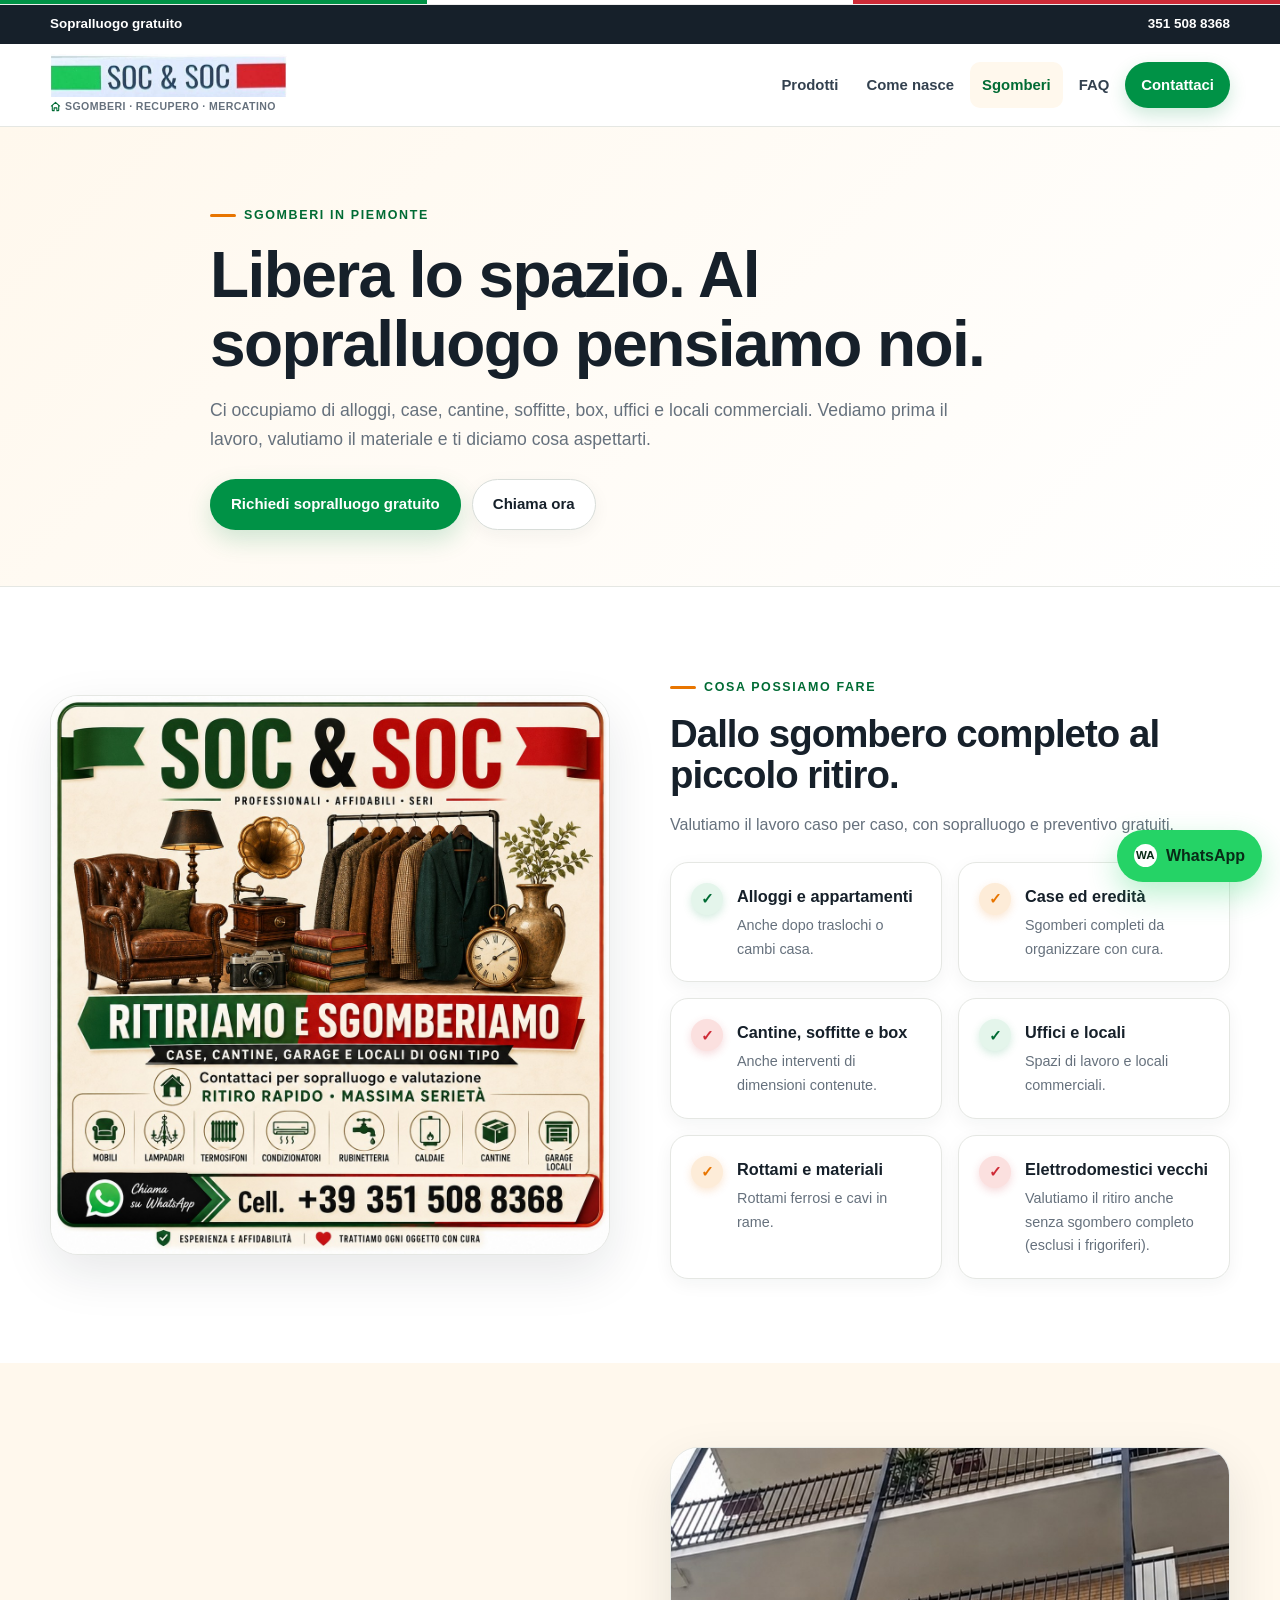
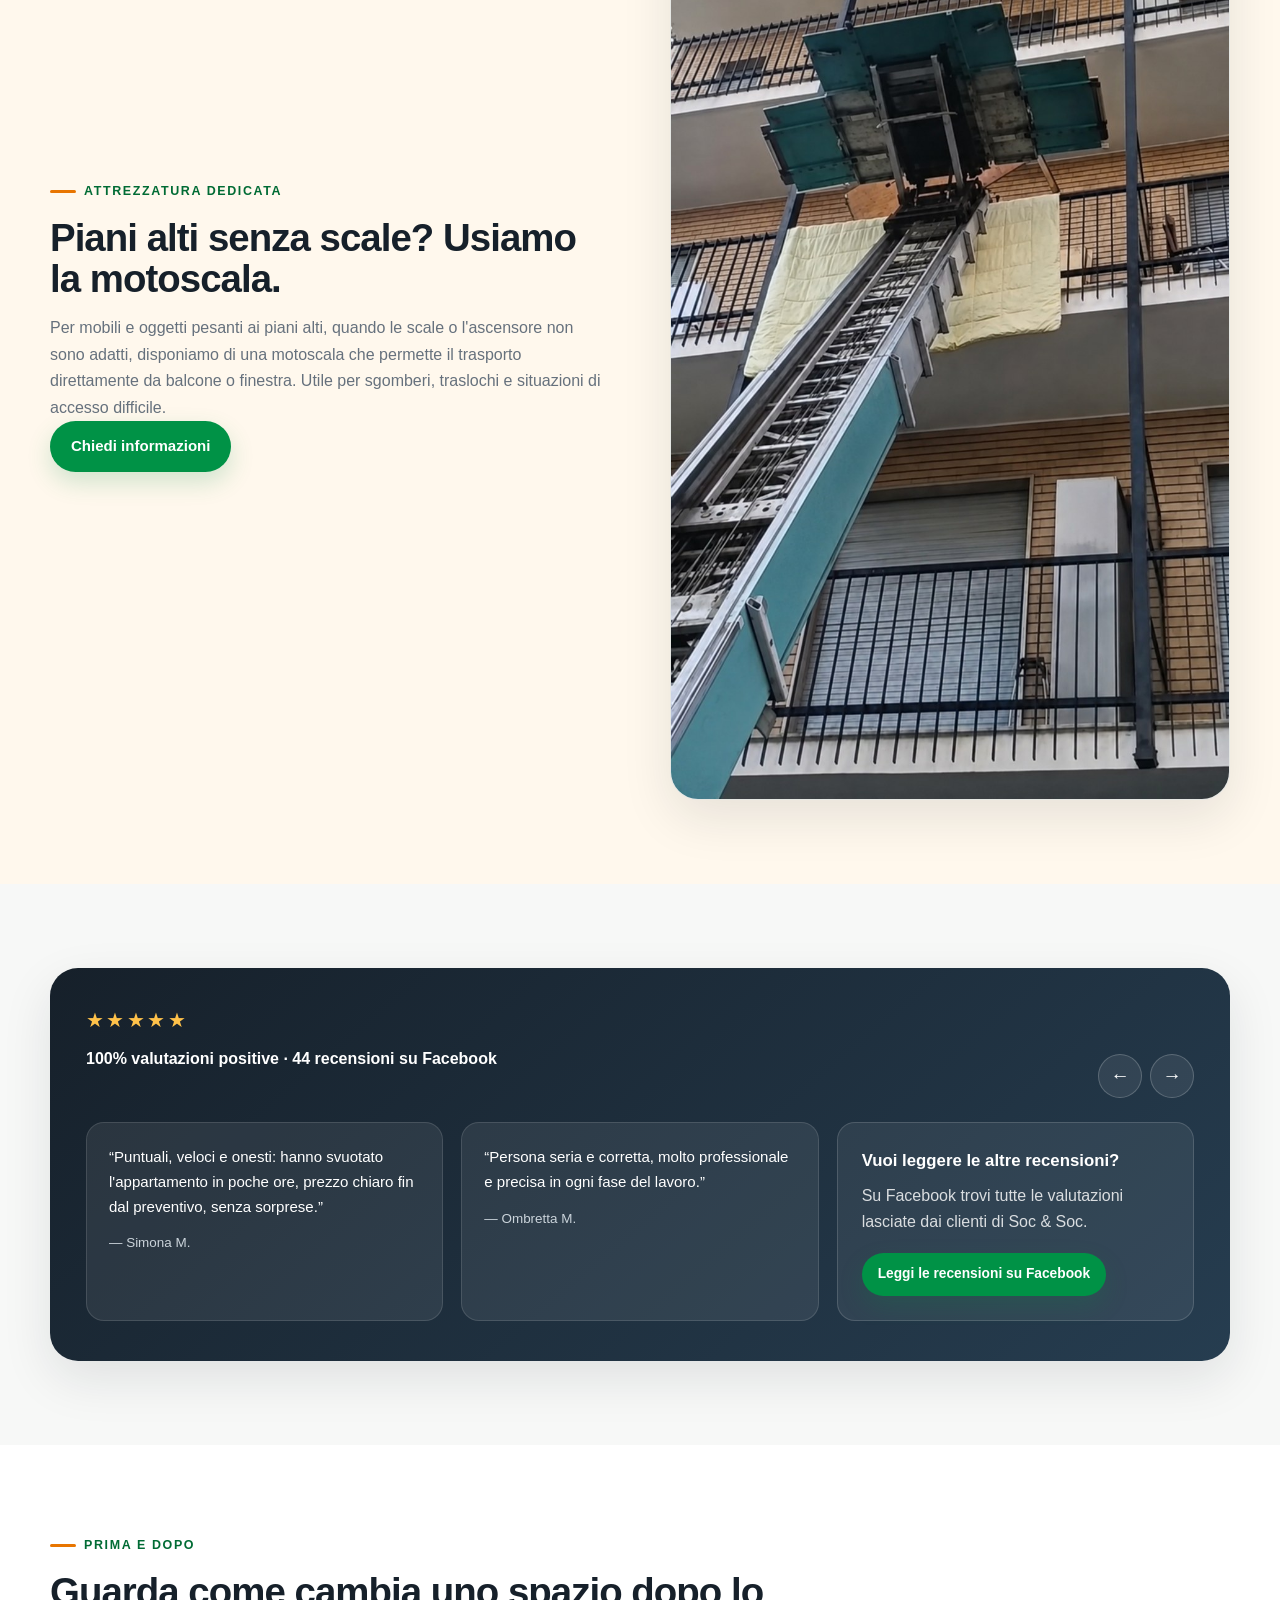
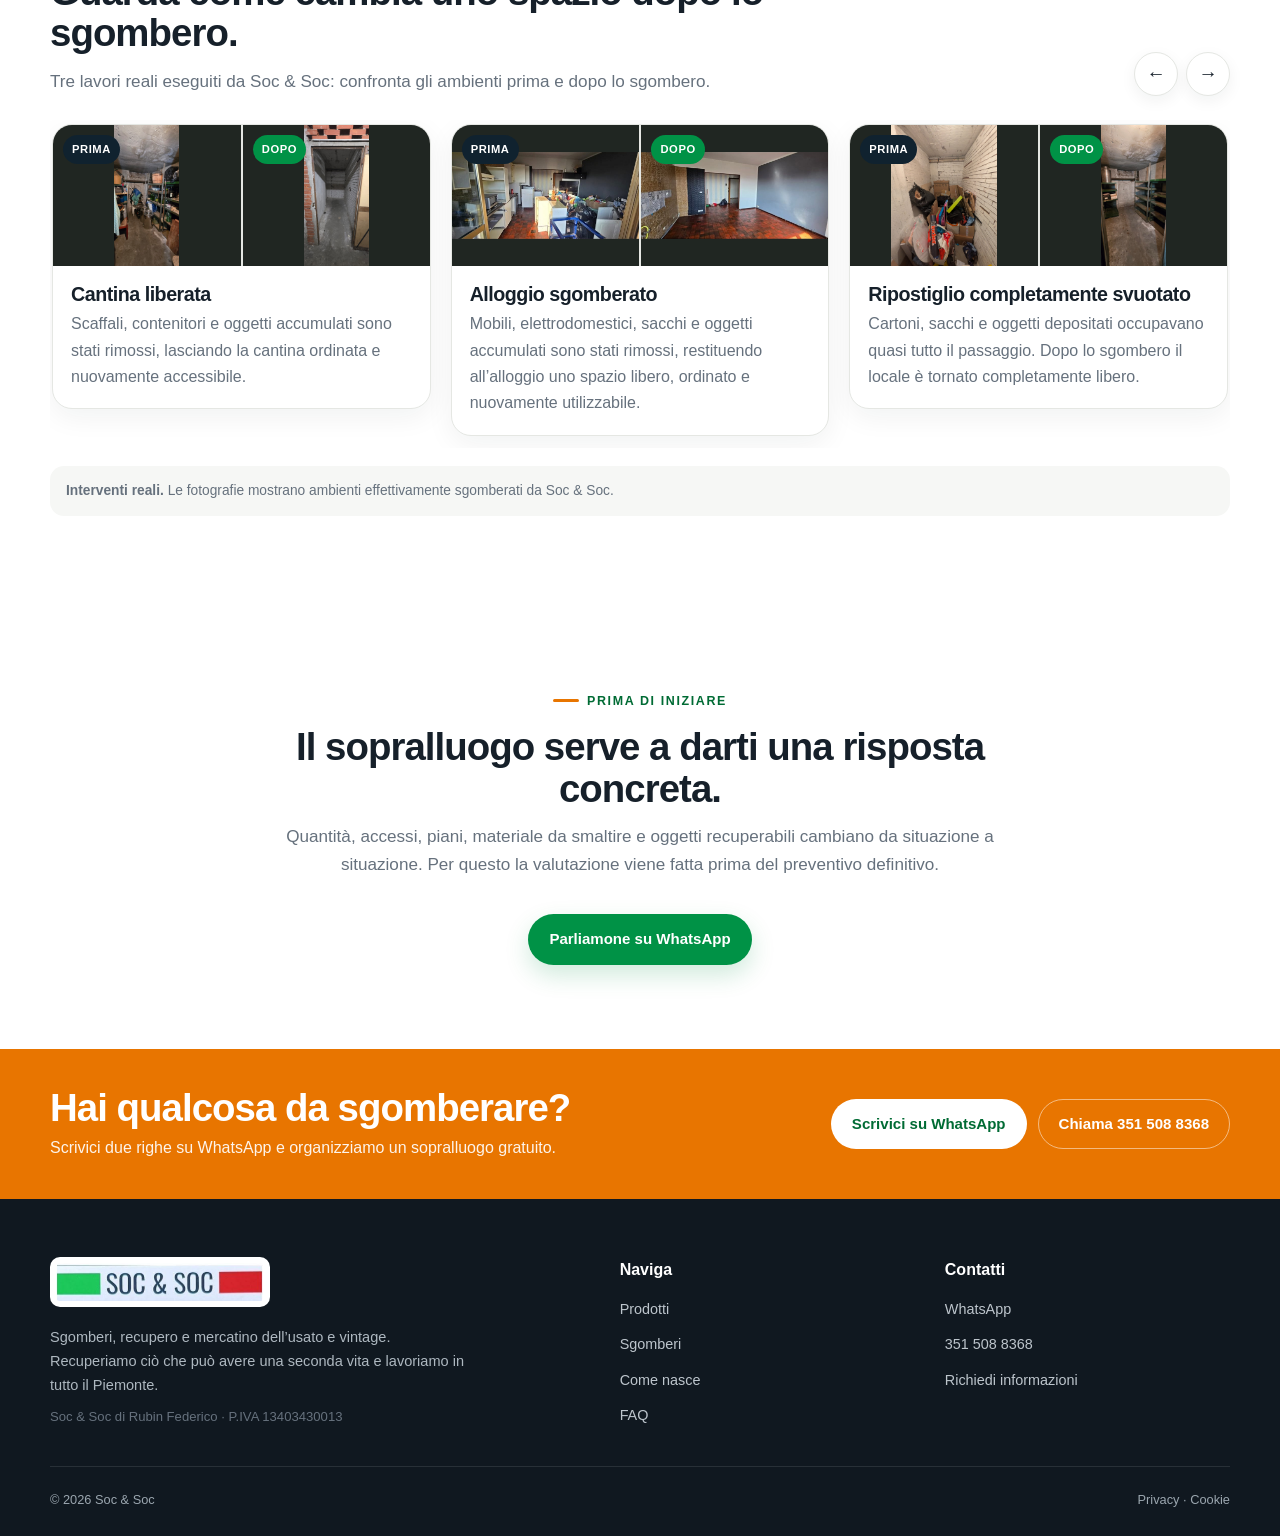
<file: sgomberi.html>
<!DOCTYPE html>
<html lang="it">
<head>
  <meta charset="UTF-8">
  <meta name="viewport" content="width=device-width, initial-scale=1.0">
  <title>Sgomberi in Piemonte — Soc & Soc</title>
  <meta name="description" content="Sgombero alloggi, case, cantine, box, uffici e locali in Piemonte. Sopralluogo e preventivo gratuiti. Contatta Soc & Soc.">
  <meta property="og:type" content="website">
  <meta property="og:site_name" content="Soc & Soc">
  <meta property="og:title" content="Sgomberi in Piemonte — Soc & Soc">
  <meta property="og:description" content="Sgombero alloggi, case, cantine, box, uffici e locali in Piemonte. Sopralluogo e preventivo gratuiti. Contatta Soc & Soc.">
  <meta property="og:image" content="https://semplicepiu-tech.github.io/socsoc-sito/img/og-cover.jpg">
  <meta property="og:image:width" content="1200">
  <meta property="og:image:height" content="630">
  <meta property="og:url" content="https://semplicepiu-tech.github.io/socsoc-sito/sgomberi.html">
  <meta name="twitter:card" content="summary_large_image">
  <meta name="twitter:title" content="Sgomberi in Piemonte — Soc & Soc">
  <meta name="twitter:description" content="Sgombero alloggi, case, cantine, box, uffici e locali in Piemonte. Sopralluogo e preventivo gratuiti. Contatta Soc & Soc.">
  <meta name="twitter:image" content="https://semplicepiu-tech.github.io/socsoc-sito/img/og-cover.jpg">
  <meta name="theme-color" content="#009246">
  <link rel="icon" type="image/svg+xml" href="img/favicon.svg">
  <link rel="stylesheet" href="css/style.css?v=5">

  <style>
    /* ===== Recensioni carosello ===== */
    .reviews-section {
      overflow: hidden;
    }

    .reviews-head,
    .before-after-head {
      display: flex;
      align-items: flex-end;
      justify-content: space-between;
      gap: 20px;
      margin-bottom: 24px;
    }

    .reviews-head .section-head,
    .before-after-head .section-head {
      margin-bottom: 0;
    }

    .slider-controls {
      display: flex;
      gap: 8px;
      flex: 0 0 auto;
    }

    .slider-arrow {
      width: 44px;
      height: 44px;
      display: grid;
      place-items: center;
      border: 1px solid rgba(255,255,255,.2);
      border-radius: 50%;
      background: rgba(255,255,255,.08);
      color: #fff;
      font-size: 1.2rem;
      font-weight: 900;
      cursor: pointer;
    }

    .reviews-carousel {
      display: grid;
      grid-auto-flow: column;
      grid-auto-columns: minmax(280px, calc((100% - 18px) / 2));
      gap: 18px;
      overflow-x: auto;
      scroll-snap-type: x mandatory;
      scroll-behavior: smooth;
      scrollbar-width: none;
      padding-bottom: 4px;
    }

    .reviews-carousel::-webkit-scrollbar,
    .before-after-carousel::-webkit-scrollbar {
      display: none;
    }

    .reviews-carousel .review {
      scroll-snap-align: start;
      margin: 0;
      min-width: 0;
      height: 100%;
    }

    .reviews-facebook-cta {
      scroll-snap-align: start;
      min-height: 100%;
      display: flex;
      flex-direction: column;
      justify-content: center;
      border: 1px solid rgba(255,255,255,.15);
      border-radius: 18px;
      padding: 24px;
      background: rgba(255,255,255,.07);
      color: #fff;
    }

    .reviews-facebook-cta strong {
      display: block;
      margin-bottom: 8px;
      font-size: 1.05rem;
    }

    .reviews-facebook-cta p {
      margin-bottom: 18px;
      color: rgba(255,255,255,.82);
    }

    .reviews-facebook-cta .btn {
      align-self: flex-start;
    }


    .before-after-head .before-after-arrow {
      border-color: var(--line);
      background: #fff;
      color: var(--ink);
      box-shadow: 0 5px 16px rgba(22,32,42,.06);
    }

    .before-after-head .before-after-arrow:hover {
      transform: translateY(-2px);
      box-shadow: 0 9px 22px rgba(22,32,42,.10);
    }

    /* ===== Prima / Dopo ===== */
    .before-after-section {
      overflow: hidden;
    }

    .before-after-carousel {
      display: grid;
      grid-auto-flow: column;
      grid-auto-columns: minmax(320px, calc((100% - 20px) / 2));
      gap: 20px;
      overflow-x: auto;
      scroll-snap-type: x mandatory;
      scroll-behavior: smooth;
      scrollbar-width: none;
      padding: 4px 2px 12px;
    }

    .before-after-card {
      scroll-snap-align: start;
      overflow: hidden;
      border: 1px solid var(--line);
      border-radius: 20px;
      background: #fff;
      box-shadow: 0 8px 28px rgba(22,32,42,.06);
    }

    .before-after-grid {
      display: grid;
      grid-template-columns: 1fr 1fr;
    }

    .before-after-photo {
      position: relative;
      min-height: 260px;
      display: grid;
      place-items: center;
      overflow: hidden;
      background:
        linear-gradient(135deg, rgba(0,146,70,.08), rgba(232,117,0,.08)),
        #f6f7f5;
    }

    .before-after-photo + .before-after-photo {
      border-left: 1px solid var(--line);
    }

    .before-after-photo img {
      width: 100%;
      height: 100%;
      min-height: 260px;
      object-fit: cover;
      display: block;
    }

    .before-after-label {
      position: absolute;
      top: 10px;
      left: 10px;
      z-index: 2;
      padding: 5px 9px;
      border-radius: 999px;
      background: #10222f;
      color: #fff;
      font-size: .7rem;
      font-weight: 900;
      letter-spacing: .05em;
      text-transform: uppercase;
    }

    .before-after-label.after {
      background: var(--green);
    }

    .photo-placeholder {
      padding: 24px;
      text-align: center;
      color: var(--muted);
      font-size: .86rem;
      font-weight: 800;
      line-height: 1.45;
    }

    .before-after-body {
      padding: 18px;
    }

    .before-after-body h3 {
      margin-bottom: 6px;
    }

    .before-after-body p {
      color: var(--muted);
    }

    .before-after-note {
      margin-top: 18px;
      padding: 14px 16px;
      border-radius: 14px;
      background: #f6f7f5;
      color: var(--muted);
      font-size: .86rem;
    }

    @media (max-width: 720px) {
      .reviews-head,
      .before-after-head {
        align-items: center;
      }

      .slider-controls {
        display: none;
      }

      .reviews-carousel {
        width: calc(100% + 18px);
        grid-auto-columns: 82%;
        gap: 12px;
        padding-right: 18px;
      }

      .before-after-carousel {
        width: calc(100% + 18px);
        grid-auto-columns: 88%;
        gap: 12px;
        padding-right: 18px;
      }

      .before-after-photo {
        min-height: 190px;
      }

      .before-after-photo img {
        min-height: 190px;
      }

      .before-after-body {
        padding: 14px;
      }
    }

    @media (max-width: 390px) {
      .before-after-grid {
        grid-template-columns: 1fr;
      }

      .before-after-photo + .before-after-photo {
        border-left: 0;
        border-top: 1px solid var(--line);
      }
    }
  
    .before-after-photo { background: #eef0ed; }
    .before-after-photo img { transition: transform .35s ease; }
    @media (hover: hover) { .before-after-card:hover .before-after-photo img { transform: scale(1.02); } }


    /* ===== PRIMA / DOPO: VERSIONE FINALE RESPONSIVE ===== */
    .before-after-carousel {
      align-items: start;
    }

    .before-after-card {
      height: auto;
      align-self: start;
    }

    .before-after-grid {
      display: grid;
      grid-template-columns: 1fr 1fr;
      gap: 1px;
      background: var(--line);
    }

    .before-after-photo {
      position: relative;
      width: 100%;
      aspect-ratio: 4 / 3;
      min-height: 0;
      display: flex;
      align-items: center;
      justify-content: center;
      overflow: hidden;
      background: #202622;
    }

    .before-after-photo img {
      width: 100%;
      height: 100%;
      min-height: 0;
      object-fit: contain;
      object-position: center;
      display: block;
      background: #202622;
    }

    .before-after-body {
      min-height: 0;
      flex: none;
    }

    @media (max-width: 720px) {
      .before-after-grid {
        grid-template-columns: 1fr 1fr;
      }

      .before-after-photo {
        aspect-ratio: 1 / 1;
        height: auto;
      }

      .before-after-photo img {
        height: 100%;
      }
    }

    @media (max-width: 390px) {
      .before-after-grid {
        grid-template-columns: 1fr 1fr;
      }

      .before-after-photo + .before-after-photo {
        border-left: 0;
        border-top: 0;
      }
    }

</style>

<script defer src="https://cloud.umami.is/script.js" data-website-id="19d3121b-2de0-4b73-98bf-58fdbb47e2bb"></script>
<script defer src="js/analytics.js"></script>
</head>
<body>
<div class="brand-stripe" aria-hidden="true"></div>
<div class="topbar">
  <div class="container topbar-inner">
    <div class="topbar-items">
      <span><strong>Sopralluogo gratuito</strong></span>
    </div>
    <a href="tel:+393515088368" data-umami-event="click-telefono">351 508 8368</a>
  </div>
</div>
<header class="site-header">
  <div class="container header-inner">
    <a href="index.html" class="logo" aria-label="Soc & Soc - Home"><img src="img/brand-logo.png" alt="Soc & Soc" class="logo-img"><span class="logo-tagline"><svg class="logo-home-icon" width="11" height="11" viewBox="0 0 24 24" fill="none" stroke="currentColor" stroke-width="2.4" stroke-linecap="round" stroke-linejoin="round" aria-hidden="true"><path d="M3 11l9-8 9 8"/><path d="M5 10v10a1 1 0 0 0 1 1h3v-6h6v6h3a1 1 0 0 0 1-1V10"/></svg>Sgomberi · Recupero · Mercatino</span></a>
    <div class="nav-wrap">
      <button class="menu-toggle" type="button" aria-label="Apri il menu" aria-expanded="false"><span></span></button>
      <nav class="main-nav" aria-label="Menu principale"><ul><li><a href="prodotti.html">Prodotti</a></li><li><a href="chi-siamo.html">Come nasce</a></li><li><a href="sgomberi.html" aria-current="page">Sgomberi</a></li><li><a href="domande-frequenti.html">FAQ</a></li><li><a href="contatti.html" class="header-cta">Contattaci</a></li></ul></nav>
    </div>
  </div>
</header>
<main>
<section class="page-hero"><div class="container inner"><span class="eyebrow">Sgomberi in Piemonte</span><h1>Libera lo spazio. Al sopralluogo pensiamo noi.</h1><p>Ci occupiamo di alloggi, case, cantine, soffitte, box, uffici e locali commerciali. Vediamo prima il lavoro, valutiamo il materiale e ti diciamo cosa aspettarti.</p><div class="btn-row"><a class="btn btn-primary" href="https://wa.me/393515088368?text=Ciao%20Soc%20%26%20Soc%2C%20vorrei%20richiedere%20un%20sopralluogo%20gratuito%20per%20uno%20sgombero." data-umami-event="click-whatsapp" target="_blank" rel="noopener">Richiedi sopralluogo gratuito</a><a class="btn btn-secondary" href="tel:+393515088368" data-umami-event="click-telefono">Chiama ora</a></div></div></section>
<section class="section"><div class="container split"><div class="visual-card"><img src="img/brand-cover.jpg" alt="Servizi di sgombero e ritiro Soc & Soc"></div><div><span class="eyebrow">Cosa possiamo fare</span><h2>Dallo sgombero completo al piccolo ritiro.</h2><p style="margin-top:16px">Valutiamo il lavoro caso per caso, con sopralluogo e preventivo gratuiti.</p><div class="services-list-grid" style="margin-top:24px"><div class="service-row"><div><strong>Alloggi e appartamenti</strong><p>Anche dopo traslochi o cambi casa.</p></div></div><div class="service-row"><div><strong>Case ed eredità</strong><p>Sgomberi completi da organizzare con cura.</p></div></div><div class="service-row"><div><strong>Cantine, soffitte e box</strong><p>Anche interventi di dimensioni contenute.</p></div></div><div class="service-row"><div><strong>Uffici e locali</strong><p>Spazi di lavoro e locali commerciali.</p></div></div><div class="service-row"><div><strong>Rottami e materiali</strong><p>Rottami ferrosi e cavi in rame.</p></div></div><div class="service-row"><div><strong>Elettrodomestici vecchi</strong><p>Valutiamo il ritiro anche senza sgombero completo (esclusi i frigoriferi).</p></div></div></div></div></div></section>
<section class="section section-cream"><div class="container split"><div><span class="eyebrow">Attrezzatura dedicata</span><h2>Piani alti senza scale? Usiamo la motoscala.</h2><p style="margin-top:16px">Per mobili e oggetti pesanti ai piani alti, quando le scale o l'ascensore non sono adatti, disponiamo di una motoscala che permette il trasporto direttamente da balcone o finestra. Utile per sgomberi, traslochi e situazioni di accesso difficile.</p><div class="btn-row"><a class="btn btn-primary" href="https://wa.me/393515088368?text=Ciao%20Soc%20%26%20Soc%2C%20vorrei%20informazioni%20sulla%20motoscala." data-umami-event="click-whatsapp" target="_blank" rel="noopener">Chiedi informazioni</a></div></div><div class="visual-card"><img src="img/motoscala.jpg" alt="Motoscala Soc & Soc per il trasporto di mobili ai piani alti"></div></div></section>

<section class="section section-soft reviews-section">
  <div class="container">
    <div class="review-panel">
      <div class="reviews-head">
        <div>
          <div class="stars" aria-label="5 stelle su 5">★★★★★</div>
          <p class="review-score">100% valutazioni positive · 44 recensioni su Facebook</p>
        </div>
        <div class="slider-controls" aria-label="Scorri recensioni">
          <button class="slider-arrow" id="reviewsPrev" type="button" aria-label="Recensioni precedenti">←</button>
          <button class="slider-arrow" id="reviewsNext" type="button" aria-label="Recensioni successive">→</button>
        </div>
      </div>

      <div class="reviews-carousel" id="reviewsCarousel">
        <blockquote class="review">
          <p>“Puntuali, veloci e onesti: hanno svuotato l'appartamento in poche ore, prezzo chiaro fin dal preventivo, senza sorprese.”</p>
          <cite>— Simona M.</cite>
        </blockquote>

        <blockquote class="review">
          <p>“Persona seria e corretta, molto professionale e precisa in ogni fase del lavoro.”</p>
          <cite>— Ombretta M.</cite>
        </blockquote>

        <div class="reviews-facebook-cta">
          <strong>Vuoi leggere le altre recensioni?</strong>
          <p>Su Facebook trovi tutte le valutazioni lasciate dai clienti di Soc &amp; Soc.</p>
          <a class="btn btn-primary btn-small"
             href="https://www.facebook.com/socandsoc/reviews/?id=100049585511868&sk=reviews"
             target="_blank"
             rel="noopener noreferrer">Leggi le recensioni su Facebook</a>
        </div>
      </div>
    </div>
  </div>
</section>

<section class="section before-after-section">
  <div class="container">
    <div class="before-after-head">
      <div class="section-head">
        <span class="eyebrow">Prima e dopo</span>
        <h2>Guarda come cambia uno spazio dopo lo sgombero.</h2>
        <p>Tre lavori reali eseguiti da Soc &amp; Soc: confronta gli ambienti prima e dopo lo sgombero.</p>
      </div>

      <div class="slider-controls" aria-label="Scorri lavori prima e dopo">
        <button class="slider-arrow before-after-arrow" id="beforeAfterPrev" type="button" aria-label="Lavoro precedente">←</button>
        <button class="slider-arrow before-after-arrow" id="beforeAfterNext" type="button" aria-label="Lavoro successivo">→</button>
      </div>
    </div>

    <div class="before-after-carousel" id="beforeAfterCarousel">
      <article class="before-after-card">
        <div class="before-after-grid">
          <div class="before-after-photo">
            <span class="before-after-label">Prima</span>
            <img src="img/sgomberi/prima-1.jpg?v=5" alt="Cantina con scaffali e oggetti prima dello sgombero Soc & Soc" loading="lazy" decoding="async">
          </div>
          <div class="before-after-photo">
            <span class="before-after-label after">Dopo</span>
            <img src="img/sgomberi/dopo-1.jpg?v=5" alt="Cantina con scaffali liberata dopo lo sgombero Soc & Soc" loading="lazy" decoding="async">
          </div>
        </div>
        <div class="before-after-body">
          <h3>Cantina liberata</h3>
          <p>Scaffali, contenitori e oggetti accumulati sono stati rimossi, lasciando la cantina ordinata e nuovamente accessibile.</p>
        </div>
      </article>

      <article class="before-after-card">
        <div class="before-after-grid">
          <div class="before-after-photo">
            <span class="before-after-label">Prima</span>
            <img src="img/sgomberi/prima-2.jpg?v=5" alt="Alloggio con mobili, elettrodomestici e oggetti prima dello sgombero Soc & Soc" loading="lazy" decoding="async">
          </div>
          <div class="before-after-photo">
            <span class="before-after-label after">Dopo</span>
            <img src="img/sgomberi/dopo-2.jpg?v=5" alt="Alloggio libero e sgomberato dopo l’intervento Soc & Soc" loading="lazy" decoding="async">
          </div>
        </div>
        <div class="before-after-body">
          <h3>Alloggio sgomberato</h3>
          <p>Mobili, elettrodomestici, sacchi e oggetti accumulati sono stati rimossi, restituendo all’alloggio uno spazio libero, ordinato e nuovamente utilizzabile.</p>
        </div>
      </article>

      <article class="before-after-card">
        <div class="before-after-grid">
          <div class="before-after-photo">
            <span class="before-after-label">Prima</span>
            <img src="img/sgomberi/prima-3.jpg?v=5" alt="Ripostiglio pieno di cartoni e oggetti prima dello sgombero Soc & Soc" loading="lazy" decoding="async">
          </div>
          <div class="before-after-photo">
            <span class="before-after-label after">Dopo</span>
            <img src="img/sgomberi/dopo-3.jpg?v=5" alt="Ripostiglio completamente libero dopo lo sgombero Soc & Soc" loading="lazy" decoding="async">
          </div>
        </div>
        <div class="before-after-body">
          <h3>Ripostiglio completamente svuotato</h3>
          <p>Cartoni, sacchi e oggetti depositati occupavano quasi tutto il passaggio. Dopo lo sgombero il locale è tornato completamente libero.</p>
        </div>
      </article>
    </div>

    <p class="before-after-note"><strong>Interventi reali.</strong> Le fotografie mostrano ambienti effettivamente sgomberati da Soc &amp; Soc.</p>
  </div>
</section>

<section class="section"><div class="container"><div class="section-head center"><span class="eyebrow">Prima di iniziare</span><h2>Il sopralluogo serve a darti una risposta concreta.</h2><p>Quantità, accessi, piani, materiale da smaltire e oggetti recuperabili cambiano da situazione a situazione. Per questo la valutazione viene fatta prima del preventivo definitivo.</p></div><div style="text-align:center"><a class="btn btn-primary" href="https://wa.me/393515088368" data-umami-event="click-whatsapp" target="_blank" rel="noopener">Parliamone su WhatsApp</a></div></div></section>
</main>
<section class="cta-band">
  <div class="container cta-band-inner">
    <div><h2>Hai qualcosa da sgomberare?</h2><p>Scrivici due righe su WhatsApp e organizziamo un sopralluogo gratuito.</p></div>
    <div class="btn-row">
      <a class="btn btn-primary" href="https://wa.me/393515088368?text=Ciao%20Soc%20%26%20Soc%2C%20vorrei%20richiedere%20un%20sopralluogo%20gratuito." data-umami-event="click-whatsapp" target="_blank" rel="noopener">Scrivici su WhatsApp</a>
      <a class="btn btn-secondary" href="tel:+393515088368" data-umami-event="click-telefono">Chiama 351 508 8368</a>
    </div>
  </div>
</section>
<footer class="site-footer">
  <div class="container">
    <div class="footer-grid">
      <div>
        <img src="img/brand-logo.png" alt="Soc & Soc" class="footer-logo">
        <p class="footer-copy">Sgomberi, recupero e mercatino dell’usato e vintage. Recuperiamo ciò che può avere una seconda vita e lavoriamo in tutto il Piemonte.</p>
        <p class="footer-business">Soc &amp; Soc di Rubin Federico · P.IVA 13403430013</p>
      </div>
      <div><p class="footer-title">Naviga</p><ul class="footer-links"><li><a href="prodotti.html">Prodotti</a></li><li><a href="sgomberi.html">Sgomberi</a></li><li><a href="chi-siamo.html">Come nasce</a></li><li><a href="domande-frequenti.html">FAQ</a></li></ul></div>
      <div><p class="footer-title">Contatti</p><ul class="footer-links"><li><a href="https://wa.me/393515088368" data-umami-event="click-whatsapp" target="_blank" rel="noopener">WhatsApp</a></li><li><a href="tel:+393515088368" data-umami-event="click-telefono">351 508 8368</a></li><li><a href="contatti.html">Richiedi informazioni</a></li></ul></div>
    </div>
    <div class="footer-bottom"><p>© <span data-year>2026</span> Soc &amp; Soc</p><p><a href="privacy.html">Privacy</a> · <a href="cookie.html">Cookie</a></p></div>
  </div>
</footer>
<a class="whatsapp-float" href="https://wa.me/393515088368" data-umami-event="click-whatsapp" target="_blank" rel="noopener" aria-label="Scrivi a Soc & Soc su WhatsApp"><span class="wa-dot">WA</span><span class="label">WhatsApp</span></a>
<script src="js/site.js?v=2"></script>

<script>
(() => {
  function initScroller(trackId, prevId, nextId) {
    const track = document.getElementById(trackId);
    const prev = document.getElementById(prevId);
    const next = document.getElementById(nextId);

    if (!track) return;

    const move = direction => {
      const first = track.firstElementChild;
      const gap = 18;
      const distance = first
        ? first.getBoundingClientRect().width + gap
        : track.clientWidth * .8;

      track.scrollBy({
        left: direction * distance,
        behavior: 'smooth'
      });
    };

    prev?.addEventListener('click', () => move(-1));
    next?.addEventListener('click', () => move(1));
  }

  initScroller('reviewsCarousel', 'reviewsPrev', 'reviewsNext');
  initScroller('beforeAfterCarousel', 'beforeAfterPrev', 'beforeAfterNext');
})();
</script>

</body>
</html>
</file>
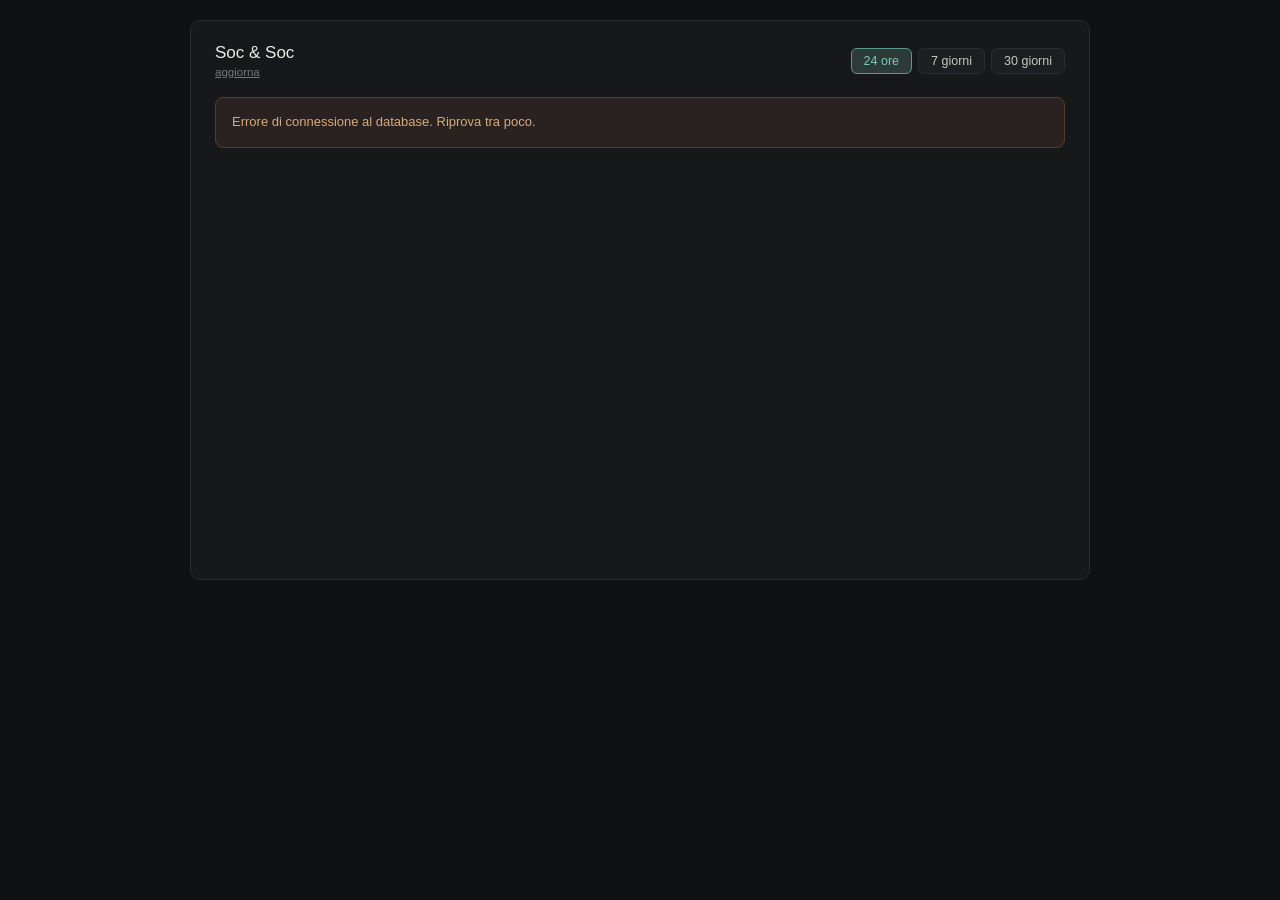
<file: statistiche.html>
<!DOCTYPE html>
<html lang="it">
<head>
  <meta charset="UTF-8">
  <meta name="viewport" content="width=device-width, initial-scale=1.0">
  <meta name="robots" content="noindex,nofollow">
  <title>Statistiche — Soc & Soc</title>
  <style>
    body { margin: 0; background: #0F1112; padding: 20px; }
    .page-wrap { max-width: 900px; margin: 0 auto; }
  * { box-sizing: border-box; }
  .app {
    font-family: -apple-system, BlinkMacSystemFont, "Segoe UI", Roboto, sans-serif;
    background: #16181A;
    color: #EDEBE4;
    min-height: 560px;
    border: 1px solid #2A2D30;
    border-radius: 10px;
    padding: 22px 24px;
  }
  h2 { font-size: 17px; font-weight: 500; margin: 0 0 2px; }
  .sub { font-size: 12.5px; color: #8A8D8F; margin: 0 0 20px; }
  .top-row { display: flex; justify-content: space-between; align-items: center; margin-bottom: 18px; flex-wrap: wrap; gap: 10px; }
  .range-row { display: flex; gap: 6px; }
  .range-btn {
    background: #1C1F21;
    border: 1px solid #2A2D30;
    color: #C9C7BE;
    padding: 5px 12px;
    border-radius: 6px;
    font-size: 12.5px;
    cursor: pointer;
  }
  .range-btn.active { background: #2C3A38; border-color: #5A9A8E; color: #7CC9BB; }
  .stat-grid { display: grid; grid-template-columns: repeat(auto-fit, minmax(110px, 1fr)); gap: 10px; margin-bottom: 18px; }
  .stat-card { background: #1C1F21; border: 1px solid #2A2D30; border-radius: 8px; padding: 12px 14px; }
  .stat-card .label { font-size: 10.5px; color: #8A8D8F; margin-bottom: 6px; }
  .stat-card .val { font-size: 20px; font-variant-numeric: tabular-nums; }
  .chart-box { background: #1C1F21; border: 1px solid #2A2D30; border-radius: 8px; padding: 14px 16px; margin-bottom: 14px; }
  .chart-box h3 { font-size: 12.5px; color: #8A8D8F; margin: 0 0 12px; font-weight: 500; }
  .chart-bars { display: flex; align-items: flex-end; gap: 3px; height: 110px; }
  .chart-col { flex: 1; display: flex; flex-direction: column; align-items: center; gap: 4px; }
  .chart-bar { width: 100%; background: #4E8FE0; border-radius: 2px 2px 0 0; min-height: 1px; }
  .chart-label { font-size: 9px; color: #6A6D6F; white-space: nowrap; }
  .panels { display: grid; grid-template-columns: 1fr 1fr; gap: 14px; }
  .panel { background: #1C1F21; border: 1px solid #2A2D30; border-radius: 8px; padding: 14px 16px; }
  .panel h3 { font-size: 12.5px; color: #8A8D8F; margin: 0 0 10px; font-weight: 500; }
  .row { display: flex; justify-content: space-between; font-size: 13px; padding: 5px 0; border-bottom: 1px solid #24272A; }
  .row:last-child { border-bottom: none; }
  .row .n { color: #7CC9BB; font-variant-numeric: tabular-nums; }
  .empty { color: #75787A; font-size: 13px; text-align: center; padding: 30px 0; }
  .error-box { background: #2A2220; border: 1px solid #5A3A2A; border-radius: 8px; padding: 14px 16px; font-size: 13px; color: #D9A97A; line-height: 1.6; }
  .refresh-link { font-size: 11.5px; color: #75787A; cursor: pointer; text-decoration: underline; }
  </style>
</head>
<body>
  <div class="page-wrap">
<div class="app" id="app">
  <div class="empty">Caricamento...</div>
</div>

<script>
(function () {
  var SUPABASE_URL = "https://wjhgjhwxxoykzppwudvb.supabase.co";
  var ANON_KEY = "sb_publishable_YSIRV9WGjdOExHUs0OnBMg_OEiRDs-4";
  var activeRange = '24h';

  var RANGES = {
    '24h': { label: '24 ore', ms: 24 * 60 * 60 * 1000, bucket: 'hour' },
    '7d':  { label: '7 giorni', ms: 7 * 24 * 60 * 60 * 1000, bucket: 'day' },
    '30d': { label: '30 giorni', ms: 30 * 24 * 60 * 60 * 1000, bucket: 'day' }
  };

  function escapeHtml(str) {
    var d = document.createElement('div');
    d.textContent = str || '';
    return d.innerHTML;
  }

  function renderShell() {
    var app = document.getElementById('app');
    var rangeButtons = Object.keys(RANGES).map(function (key) {
      return '<button class="range-btn' + (key === activeRange ? ' active' : '') + '" data-range="' + key + '">' + RANGES[key].label + '</button>';
    }).join('');

    app.innerHTML =
      '<div class="top-row">' +
        '<div><h2>Soc & Soc</h2><p class="sub" style="margin:0;"><span class="refresh-link" id="refreshLink">aggiorna</span></p></div>' +
        '<div class="range-row">' + rangeButtons + '</div>' +
      '</div>' +
      '<div id="statsArea"><div class="empty">Caricamento statistiche...</div></div>';

    document.getElementById('refreshLink').onclick = fetchStats;
    app.querySelectorAll('.range-btn').forEach(function (b) {
      b.onclick = function () { activeRange = b.getAttribute('data-range'); renderShell(); };
    });

    fetchStats();
  }

  async function fetchStats() {
    var statsArea = document.getElementById('statsArea');
    var since = new Date(Date.now() - RANGES[activeRange].ms).toISOString();

    try {
      var res = await fetch(
        SUPABASE_URL + '/rest/v1/analytics_events?created_at=gte.' + encodeURIComponent(since) + '&select=path,event_type,referrer,created_at,visitor_id,session_id&order=created_at.asc&limit=5000',
        { headers: { 'apikey': ANON_KEY, 'Authorization': 'Bearer ' + ANON_KEY } }
      );

      if (!res.ok) {
        statsArea.innerHTML = '<div class="error-box">Non riesco a leggere i dati (errore ' + res.status + '). Controlla di aver eseguito analytics-setup.sql su Supabase (versione aggiornata con visitor_id e session_id).</div>';
        return;
      }

      var events = await res.json();
      renderStats(events);
    } catch (e) {
      statsArea.innerHTML = '<div class="error-box">Errore di connessione al database. Riprova tra poco.</div>';
    }
  }

  function renderStats(events) {
    var statsArea = document.getElementById('statsArea');
    var bucket = RANGES[activeRange].bucket;

    var pageviews = events.filter(function (e) { return e.event_type === 'pageview'; });
    var waClicks = events.filter(function (e) { return e.event_type === 'click_whatsapp'; });
    var telClicks = events.filter(function (e) { return e.event_type === 'click_telefono'; });

    // Visitatori unici e sessioni
    var visitorSet = {};
    var sessions = {}; // session_id -> { events: [...], firstAt, lastAt, pageviewCount }
    events.forEach(function (e) {
      if (e.visitor_id) visitorSet[e.visitor_id] = true;
      var sid = e.session_id || 'no-session';
      if (!sessions[sid]) sessions[sid] = { firstAt: e.created_at, lastAt: e.created_at, pageviewCount: 0 };
      var s = sessions[sid];
      if (e.created_at < s.firstAt) s.firstAt = e.created_at;
      if (e.created_at > s.lastAt) s.lastAt = e.created_at;
      if (e.event_type === 'pageview') s.pageviewCount += 1;
    });

    var uniqueVisitors = Object.keys(visitorSet).length;
    var sessionIds = Object.keys(sessions);
    var totalSessions = sessionIds.length;

    var singlePageSessions = 0;
    var totalDurationSec = 0;
    var sessionsWithDuration = 0;
    sessionIds.forEach(function (sid) {
      var s = sessions[sid];
      if (s.pageviewCount <= 1) singlePageSessions += 1;
      var durMs = new Date(s.lastAt) - new Date(s.firstAt);
      if (durMs > 0) { totalDurationSec += durMs / 1000; sessionsWithDuration += 1; }
    });

    var bounceRate = totalSessions ? Math.round((singlePageSessions / totalSessions) * 100) : 0;
    var avgDuration = sessionsWithDuration ? Math.round(totalDurationSec / sessionsWithDuration) : 0;

    // Serie temporale per il grafico (pageviews raggruppate per ora o per giorno)
    var buckets = {};
    pageviews.forEach(function (e) {
      var d = new Date(e.created_at);
      var key = bucket === 'hour'
        ? d.getFullYear() + '-' + d.getMonth() + '-' + d.getDate() + '-' + d.getHours()
        : d.getFullYear() + '-' + d.getMonth() + '-' + d.getDate();
      buckets[key] = (buckets[key] || 0) + 1;
    });
    var maxBucket = Math.max.apply(null, Object.values(buckets).concat([1]));
    var chartHtml = renderChart(buckets, maxBucket, bucket);

    // Pagine più viste
    var pathCounts = {};
    pageviews.forEach(function (e) { pathCounts[e.path] = (pathCounts[e.path] || 0) + 1; });
    var topPaths = Object.keys(pathCounts)
      .map(function (p) { return { path: p, count: pathCounts[p] }; })
      .sort(function (a, b) { return b.count - a.count; })
      .slice(0, 6);

    // Provenienza
    var refCounts = {};
    events.forEach(function (e) {
      var ref = 'Diretto';
      if (e.referrer) {
        try { ref = new URL(e.referrer).hostname; } catch (err) { ref = e.referrer; }
      }
      refCounts[ref] = (refCounts[ref] || 0) + 1;
    });
    var topRefs = Object.keys(refCounts)
      .map(function (r) { return { ref: r, count: refCounts[r] }; })
      .sort(function (a, b) { return b.count - a.count; })
      .slice(0, 6);

    var pagesHtml = topPaths.length
      ? topPaths.map(function (p) { return '<div class="row"><span>' + escapeHtml(p.path) + '</span><span class="n">' + p.count + '</span></div>'; }).join('')
      : '<div class="empty" style="padding:10px 0;">Nessun dato in questo periodo.</div>';

    var refsHtml = topRefs.length
      ? topRefs.map(function (r) { return '<div class="row"><span>' + escapeHtml(r.ref) + '</span><span class="n">' + r.count + '</span></div>'; }).join('')
      : '<div class="empty" style="padding:10px 0;">Nessun dato in questo periodo.</div>';

    statsArea.innerHTML =
      '<div class="stat-grid">' +
        '<div class="stat-card"><div class="label">Visitatori unici</div><div class="val">' + uniqueVisitors + '</div></div>' +
        '<div class="stat-card"><div class="label">Sessioni</div><div class="val">' + totalSessions + '</div></div>' +
        '<div class="stat-card"><div class="label">Pagine viste</div><div class="val">' + pageviews.length + '</div></div>' +
        '<div class="stat-card"><div class="label">Tasso rimbalzo</div><div class="val">' + bounceRate + '%</div></div>' +
        '<div class="stat-card"><div class="label">Durata media</div><div class="val">' + avgDuration + 's</div></div>' +
        '<div class="stat-card"><div class="label">Click WhatsApp</div><div class="val">' + waClicks.length + '</div></div>' +
        '<div class="stat-card"><div class="label">Click telefono</div><div class="val">' + telClicks.length + '</div></div>' +
      '</div>' +
      '<div class="chart-box"><h3>Andamento pagine viste</h3>' + chartHtml + '</div>' +
      '<div class="panels">' +
        '<div class="panel"><h3>Pagine più visitate</h3>' + pagesHtml + '</div>' +
        '<div class="panel"><h3>Provenienza</h3>' + refsHtml + '</div>' +
      '</div>';
  }

  function renderChart(buckets, maxVal, bucketType) {
    var keys = Object.keys(buckets).sort();
    if (!keys.length) return '<div class="empty" style="padding:20px 0;">Nessun dato in questo periodo.</div>';

    var cols = keys.map(function (k) {
      var parts = k.split('-');
      var label = bucketType === 'hour' ? (parts[3] + ':00') : (parts[2] + '/' + (parseInt(parts[1], 10) + 1));
      var h = Math.max(2, Math.round((buckets[k] / maxVal) * 100));
      return '<div class="chart-col"><div class="chart-bar" style="height:' + h + 'px;" title="' + buckets[k] + '"></div><span class="chart-label">' + label + '</span></div>';
    }).join('');

    return '<div class="chart-bars">' + cols + '</div>';
  }

  renderShell();
})();
</script>
  </div>
</body>
</html>
</file>
<file: css/style.css>
:root {
  --green: #009246;
  --green-dark: #006b34;
  --red: #ce2b37;
  --red-dark: #a91f2a;
  --orange: #e87500;
  --orange-soft: #fff1dc;
  --ink: #16202a;
  --navy: #263c50;
  --muted: #66717d;
  --cream: #fff8ed;
  --surface: #ffffff;
  --surface-alt: #f7f8f7;
  --line: #e5e7e3;
  --shadow: 0 18px 50px rgba(22, 32, 42, .10);
  --shadow-sm: 0 8px 24px rgba(22, 32, 42, .08);
  --radius: 22px;
  --radius-sm: 14px;
  --max-width: 1180px;
  --font: Inter, ui-sans-serif, -apple-system, BlinkMacSystemFont, "Segoe UI", Roboto, Helvetica, Arial, sans-serif;
}

* { box-sizing: border-box; margin: 0; padding: 0; }
html { scroll-behavior: smooth; }
body {
  font-family: var(--font);
  color: var(--ink);
  background: var(--surface);
  line-height: 1.65;
  -webkit-font-smoothing: antialiased;
}
a { color: inherit; text-decoration: none; }
img { display: block; max-width: 100%; }
button, input, textarea { font: inherit; }
button { cursor: pointer; }
.container { width: min(100% - 36px, var(--max-width)); margin-inline: auto; }

/* Brand stripe */
.brand-stripe { height: 5px; background: linear-gradient(90deg, var(--green) 0 33.33%, #fff 33.33% 66.66%, var(--red) 66.66%); border-bottom: 1px solid #eee; }

/* Topbar */
.topbar { background: var(--ink); color: #fff; font-size: .84rem; }
.topbar-inner { min-height: 39px; display: flex; align-items: center; justify-content: space-between; gap: 18px; }
.topbar strong { color: #fff; }
.topbar a { color: #fff; font-weight: 800; }
.topbar-items { display: flex; gap: 18px; align-items: center; }
.topbar-dot { opacity: .35; }

/* Header */
.site-header { position: sticky; top: 0; z-index: 100; background: rgba(255,255,255,.96); border-bottom: 1px solid var(--line); backdrop-filter: blur(14px); }
.header-inner { min-height: 82px; display: flex; align-items: center; justify-content: space-between; gap: 28px; }
.logo { display: inline-flex; flex-direction: column; align-items: flex-start; min-width: 222px; }
.logo-tagline { margin-top: 1px; display: inline-flex; align-items: center; gap: 4px; font-size: .66rem; font-weight: 800; letter-spacing: .04em; text-transform: uppercase; color: var(--muted); }
.logo-home-icon { flex: 0 0 auto; color: var(--green-dark); }
.logo-img { width: 238px; height: auto; max-height: 52px; object-fit: contain; object-position: left center; }
.nav-wrap { display: flex; align-items: center; gap: 20px; }
.main-nav ul { list-style: none; display: flex; align-items: center; gap: 4px; }
.main-nav a { display: block; padding: 11px 12px; border-radius: 10px; font-size: .93rem; font-weight: 750; color: #33414f; transition: .2s ease; }
.main-nav a:hover, .main-nav a[aria-current="page"] { background: var(--cream); color: var(--green-dark); }
.header-cta { padding: 11px 16px !important; background: var(--green) !important; color: #fff !important; border-radius: 999px !important; box-shadow: 0 7px 18px rgba(0,146,70,.20); }
.header-cta:hover { background: var(--green-dark) !important; transform: translateY(-1px); }
.menu-toggle { display: none; width: 44px; height: 44px; border: 1px solid var(--line); background: #fff; border-radius: 12px; align-items: center; justify-content: center; }
.menu-toggle span, .menu-toggle::before, .menu-toggle::after { content: ""; display: block; width: 20px; height: 2px; background: var(--ink); position: absolute; transition: .2s ease; }
.menu-toggle::before { transform: translateY(-6px); }
.menu-toggle::after { transform: translateY(6px); }
.menu-toggle[aria-expanded="true"] span { opacity: 0; }
.menu-toggle[aria-expanded="true"]::before { transform: rotate(45deg); }
.menu-toggle[aria-expanded="true"]::after { transform: rotate(-45deg); }

/* Typography */
h1, h2, h3 { line-height: 1.08; letter-spacing: -.025em; }
h1 { font-size: clamp(2.45rem, 5.5vw, 5.2rem); }
h2 { font-size: clamp(1.85rem, 3vw, 3.1rem); }
h3 { font-size: 1.23rem; }
p { color: var(--muted); }
.eyebrow { display: inline-flex; align-items: center; gap: 8px; margin-bottom: 15px; font-size: .78rem; text-transform: uppercase; letter-spacing: .13em; font-weight: 900; color: var(--green-dark); }
.eyebrow::before { content: ""; width: 26px; height: 3px; border-radius: 999px; background: var(--orange); }
.section-head { max-width: 760px; margin-bottom: 34px; }
.section-head.center { margin-inline: auto; text-align: center; }
.section-head p { margin-top: 14px; font-size: 1.07rem; }

/* Buttons */
.btn { display: inline-flex; align-items: center; justify-content: center; gap: 9px; min-height: 48px; padding: 12px 20px; border-radius: 999px; border: 1px solid transparent; font-weight: 850; font-size: .94rem; transition: transform .18s ease, box-shadow .18s ease, background .18s ease; }
.btn:hover { transform: translateY(-2px); }
.btn-primary { background: var(--green); color: #fff; box-shadow: 0 10px 24px rgba(0,146,70,.19); }
.btn-primary:hover { background: var(--green-dark); }
.btn-secondary { background: #fff; color: var(--ink); border-color: #d8ddd9; box-shadow: 0 5px 18px rgba(22,32,42,.05); }
.btn-secondary:hover { border-color: #bfc6c0; box-shadow: var(--shadow-sm); }
.btn-red { background: var(--red); color: #fff; }
.btn-red:hover { background: var(--red-dark); }
.btn-small { min-height: 42px; padding: 9px 15px; font-size: .86rem; }
.btn-row { display: flex; flex-wrap: wrap; gap: 11px; }

/* Hero */
.hero { overflow: hidden; background: radial-gradient(circle at 90% 12%, rgba(232,117,0,.16), transparent 34%), linear-gradient(135deg, #fffaf1 0%, #fff 52%, #f2faf5 100%); padding: 68px 0 56px; }
.hero-grid { display: grid; grid-template-columns: 1.02fr .98fr; gap: 56px; align-items: center; }
.hero h1 { max-width: 780px; }
.hero h1 .accent { color: var(--green-dark); }
.hero .subtitle { max-width: 680px; font-size: clamp(1.08rem, 1.7vw, 1.28rem); margin: 22px 0 28px; }
.hero-proof { display: flex; flex-wrap: wrap; gap: 10px 18px; margin-top: 25px; font-size: .91rem; font-weight: 800; color: #374451; }
.hero-proof span::before { content: "✓"; color: var(--green); font-weight: 950; margin-right: 6px; }
.hero-media { position: relative; }
.hero-image-frame {
  overflow: hidden;
  border-radius: 22px;
  box-shadow: 0 20px 45px rgba(22,32,42,.16);
  border: 6px solid #fff;
  background: #fff;
  transform: none;
}

.hero-image-frame img {
  width: 100%;
  height: auto;
  display: block;
  object-fit: contain;
}
.hero-badge {
  position: absolute;
  left: -22px;
  bottom: -22px;
  padding: 18px 20px;
  border-radius: 18px;
  background: var(--orange);
  color: #fff;
  box-shadow: var(--shadow);
  max-width: 240px;
  text-decoration: none;
  cursor: pointer;
  transition: transform .2s ease, box-shadow .2s ease;
}
.hero-badge:hover {
  transform: translateY(-2px);
  box-shadow: 0 12px 28px rgba(0,0,0,.18);
}
.hero-badge strong { display: block; font-size: 1.14rem; line-height: 1.1; }
.hero-badge span { display: block; margin-top: 6px; font-size: .82rem; opacity: .94; }

/* Trust strip */
.trust-strip { border-top: 1px solid var(--line); border-bottom: 1px solid var(--line); background: #fff; }
.trust-grid { display: grid; grid-template-columns: repeat(4, 1fr); }
.trust-stat { padding: 24px 20px; text-align: center; position: relative; }
.trust-stat + .trust-stat::before { content: ""; position: absolute; left: 0; top: 25%; height: 50%; width: 1px; background: var(--line); }
.trust-stat strong { display: block; color: var(--ink); font-size: 1.27rem; }
.trust-stat span { color: var(--muted); font-size: .88rem; }
.stars-inline { color: var(--orange); letter-spacing: .08em; }

/* Sections */
.section { padding: 84px 0; }
.section-soft { background: var(--surface-alt); }
.section-cream { background: var(--cream); }
.services-grid { display: grid; grid-template-columns: repeat(2, 1fr); gap: 20px; }
.service-card { min-height: 275px; display: flex; flex-direction: column; padding: 28px; border-radius: var(--radius); background: #fff; border: 1px solid var(--line); box-shadow: 0 6px 24px rgba(22,32,42,.045); transition: .22s ease; }
.service-card:hover { transform: translateY(-5px); box-shadow: var(--shadow-sm); }
.service-icon { width: 50px; height: 50px; display: grid; place-items: center; border-radius: 15px; margin-bottom: 28px; font-weight: 950; font-size: 1.22rem; color: #fff; background: var(--green); }
.service-card:nth-child(2) .service-icon { background: var(--orange); }
.service-card:nth-child(3) .service-icon { background: var(--red); }
.service-card h3 { margin-bottom: 10px; }
.service-card p { flex: 1; }
.service-link { margin-top: 20px; color: var(--green-dark); font-weight: 850; font-size: .9rem; }

/* Split / process */
.split { display: grid; grid-template-columns: 1fr 1fr; gap: 60px; align-items: center; }
.visual-card { overflow: hidden; border-radius: 28px; background: #fff; border: 1px solid var(--line); box-shadow: var(--shadow); }
.visual-card img { width: 100%; height: auto; }
.check-list { list-style: none; margin: 24px 0 30px; display: grid; gap: 13px; }
.check-list li { display: flex; gap: 12px; align-items: flex-start; color: #3d4956; }
.check-list li::before { content: "✓"; flex: 0 0 26px; width: 26px; height: 26px; display: grid; place-items: center; border-radius: 50%; background: #e4f5eb; color: var(--green-dark); font-weight: 950; }
.process-grid { display: grid; grid-template-columns: repeat(3, 1fr); gap: 20px; }
.process-step { padding: 28px; border-radius: var(--radius); border: 1px solid var(--line); background: #fff; }
.step-number { width: 44px; height: 44px; display: grid; place-items: center; border-radius: 50%; color: #fff; background: var(--ink); font-weight: 950; margin-bottom: 25px; }
.process-step h3 { margin-bottom: 10px; }

/* Product cards */
.product-grid { display: grid; grid-template-columns: repeat(3, 1fr); gap: 22px; }
.product-card { overflow: hidden; display: flex; flex-direction: column; border: 1px solid var(--line); border-radius: 20px; background: #fff; box-shadow: 0 5px 21px rgba(22,32,42,.045); }
.product-media { min-height: 225px; display: grid; place-items: center; padding: 22px; position: relative; overflow: hidden; background: linear-gradient(145deg, #f5efe5, #fff 55%, #e9f5ee); }
.product-media::before { content: ""; position: absolute; width: 130px; height: 130px; border: 16px solid rgba(232,117,0,.13); border-radius: 50%; right: -42px; top: -38px; }
.product-media-mark { width: 78px; height: 78px; border-radius: 24px; display: grid; place-items: center; background: #fff; border: 1px solid var(--line); box-shadow: var(--shadow-sm); font-size: 1.8rem; font-weight: 950; color: var(--navy); }
.product-body { padding: 21px; display: flex; flex-direction: column; flex: 1; }
.product-kicker { color: var(--green-dark); text-transform: uppercase; font-size: .72rem; letter-spacing: .12em; font-weight: 900; }
.product-name { margin-top: 5px; color: var(--ink); font-size: 1.06rem; font-weight: 850; }
.product-price { color: var(--ink); font-size: 1.1rem; font-weight: 950; margin: 7px 0 15px; }
.product-note { margin-bottom: 16px; font-size: .88rem; }
.product-body .btn { margin-top: auto; align-self: flex-start; }
.catalog-toolbar { display: flex; align-items: center; justify-content: space-between; gap: 20px; margin-bottom: 28px; padding: 16px 18px; background: var(--cream); border: 1px solid #f0e4d2; border-radius: 16px; }
.catalog-toolbar p { font-size: .9rem; }

/* Reviews */
.review-panel { padding: 36px; border-radius: 28px; color: #fff; background: linear-gradient(140deg, var(--ink), #263d50); box-shadow: var(--shadow); }
.review-panel .stars { color: #ffc24a; letter-spacing: .12em; font-size: 1.25rem; }
.review-score { color: #fff; font-weight: 900; margin: 9px 0 26px; }
.review-grid { display: grid; grid-template-columns: repeat(2, 1fr); gap: 18px; }
.review { padding: 22px; border-radius: 18px; background: rgba(255,255,255,.08); border: 1px solid rgba(255,255,255,.12); }
.review p { color: #fff; font-size: .94rem; }
.review cite { display: block; margin-top: 13px; color: #cbd4db; font-style: normal; font-size: .84rem; }

/* CTA band */
.cta-band { padding: 38px 0; background: var(--orange); color: #fff; }
.cta-band-inner { display: flex; align-items: center; justify-content: space-between; gap: 30px; }
.cta-band h2 { color: #fff; font-size: clamp(1.7rem, 3vw, 2.6rem); }
.cta-band p { color: rgba(255,255,255,.92); margin-top: 7px; }
.cta-band .btn-primary { background: #fff; color: var(--green-dark); box-shadow: none; }
.cta-band .btn-secondary { background: transparent; color: #fff; border-color: rgba(255,255,255,.5); box-shadow: none; }

/* Page header */
.page-hero { padding: 72px 0 56px; background: linear-gradient(135deg, var(--cream), #fff); border-bottom: 1px solid var(--line); }
.page-hero .inner { max-width: 860px; }
.page-hero h1 { font-size: clamp(2.4rem, 5vw, 4.4rem); }
.page-hero p { margin-top: 17px; font-size: 1.1rem; max-width: 760px; }
.page-hero .btn-row { margin-top: 25px; }

/* Services page */
.services-list-grid { display: grid; grid-template-columns: repeat(2, 1fr); gap: 16px; }
.service-row { display: flex; align-items: flex-start; gap: 14px; padding: 20px; border: 1px solid var(--line); border-radius: 18px; background: #fff; box-shadow: 0 5px 18px rgba(22,32,42,.05); transition: transform .18s ease, box-shadow .18s ease, border-color .18s ease; }
.service-row:hover { transform: translateY(-3px); box-shadow: 0 12px 28px rgba(22,32,42,.1); border-color: transparent; }
.service-row::before { content: "✓"; width: 32px; height: 32px; flex: 0 0 32px; display: grid; place-items: center; border-radius: 50%; background: #e4f5eb; color: var(--green-dark); font-weight: 950; font-size: .95rem; box-shadow: 0 3px 8px rgba(0,146,70,.18); }
.service-row:nth-child(3n+2)::before { background: #fdecd8; color: var(--orange); box-shadow: 0 3px 8px rgba(232,117,0,.18); }
.service-row:nth-child(3n+3)::before { background: #fbe0df; color: var(--red); box-shadow: 0 3px 8px rgba(206,43,55,.18); }
.service-row strong { display: block; font-size: 1.02rem; }
.service-row p { margin-top: 4px; font-size: .9rem; }

/* FAQ */
.faq-list { max-width: 830px; margin: 0 auto; }
.faq-item { overflow: hidden; margin-bottom: 12px; border: 1px solid var(--line); border-radius: 16px; background: #fff; box-shadow: 0 4px 15px rgba(22,32,42,.035); }
.faq-item summary { list-style: none; cursor: pointer; position: relative; padding: 20px 58px 20px 21px; color: var(--ink); font-weight: 850; }
.faq-item summary::-webkit-details-marker { display: none; }
.faq-item summary::after { content: "+"; position: absolute; right: 20px; top: 50%; transform: translateY(-50%); width: 29px; height: 29px; display: grid; place-items: center; border-radius: 50%; background: var(--cream); color: var(--green-dark); font-size: 1.2rem; }
.faq-item[open] summary::after { content: "−"; }
.faq-item p { padding: 0 21px 21px; }

/* Contact */
.contact-grid { display: grid; grid-template-columns: .82fr 1.18fr; gap: 28px; align-items: start; }
.contact-card, .contact-form-card { border: 1px solid var(--line); border-radius: 22px; background: #fff; box-shadow: var(--shadow-sm); }
.contact-card { padding: 28px; }
.contact-method { padding: 18px 0; border-bottom: 1px solid var(--line); }
.contact-method:last-child { border-bottom: 0; }
.contact-method small { display: block; color: var(--muted); text-transform: uppercase; letter-spacing: .08em; font-weight: 800; font-size: .72rem; }
.contact-method strong { display: block; margin-top: 4px; font-size: 1.05rem; }
.contact-form-card { padding: 30px; }
.contact-form { display: grid; gap: 16px; }
.form-field { display: grid; gap: 7px; }
.contact-form label { font-weight: 800; font-size: .89rem; }
.contact-form input, .contact-form textarea { width: 100%; border: 1px solid #d9ddda; border-radius: 12px; background: #fff; color: var(--ink); padding: 13px 14px; outline: none; transition: .18s ease; }
.contact-form input:focus, .contact-form textarea:focus { border-color: var(--green); box-shadow: 0 0 0 4px rgba(0,146,70,.09); }
.form-help { font-size: .8rem; }

/* Legal */
.legal-content { padding: 70px 0 90px; }
.legal-sheet { max-width: 860px; margin: 0 auto; padding: clamp(25px, 5vw, 50px); border: 1px solid var(--line); border-radius: 24px; background: #fff; box-shadow: var(--shadow-sm); }
.legal-sheet h1 { font-size: clamp(2.1rem, 4vw, 3.5rem); }
.legal-sheet h2 { margin-top: 32px; font-size: 1.36rem; }
.legal-sheet p { margin-top: 10px; }
.legal-updated { display: inline-block; margin-top: 11px !important; padding: 6px 10px; border-radius: 999px; background: var(--cream); font-size: .78rem; }
.legal-warning { padding: 14px 16px; margin-top: 22px; border-left: 4px solid var(--orange); background: var(--orange-soft); color: #73531a; border-radius: 8px; font-size: .9rem; }

/* Footer */
.site-footer { background: #101820; color: #fff; padding: 58px 0 26px; }
.footer-grid { display: grid; grid-template-columns: 1.3fr .7fr .7fr; gap: 40px; }
.footer-logo { width: 220px; padding: 6px; background: #fff; border-radius: 10px; }
.footer-copy { max-width: 430px; color: #aeb8c0; margin-top: 18px; font-size: .91rem; }
.footer-title { color: #fff; font-weight: 900; margin-bottom: 12px; }
.footer-links { list-style: none; display: grid; gap: 9px; }
.footer-links a { color: #bdc5cc; font-size: .9rem; }
.footer-links a:hover { color: #fff; }
.footer-bottom { display: flex; align-items: center; justify-content: space-between; gap: 20px; margin-top: 38px; padding-top: 22px; border-top: 1px solid rgba(255,255,255,.1); }
.footer-bottom p, .footer-bottom a { color: #9ba6af; font-size: .8rem; }

/* Floating WhatsApp */
.whatsapp-float { position: fixed; right: 18px; bottom: 18px; z-index: 90; display: inline-flex; align-items: center; gap: 9px; padding: 13px 17px; border-radius: 999px; background: #25d366; color: #092b17; font-weight: 900; box-shadow: 0 12px 30px rgba(37,211,102,.32); }
.whatsapp-float:hover { transform: translateY(-2px); }
.wa-dot { width: 23px; height: 23px; display: grid; place-items: center; border-radius: 50%; background: #fff; font-size: .72rem; }

/* Responsive */
@media (max-width: 980px) {
  .header-inner { min-height: 72px; }
  .menu-toggle { display: inline-flex; position: relative; }
  .main-nav { position: absolute; left: 18px; right: 18px; top: calc(100% + 8px); display: none; padding: 12px; border: 1px solid var(--line); border-radius: 16px; background: #fff; box-shadow: var(--shadow); }
  .main-nav.is-open { display: block; }
  .main-nav ul { display: grid; gap: 2px; }
  .main-nav a { padding: 12px 13px; }
  .header-cta { text-align: center; margin-top: 5px; }
  .hero-grid, .split, .contact-grid { grid-template-columns: 1fr; }
  .split .visual-card { max-width: 480px; margin: 0 auto; }
  .hero-grid { gap: 42px; }
  .hero-media { max-width: 760px; }
  .services-grid { grid-template-columns: 1fr 1fr; }
  .product-grid { grid-template-columns: repeat(2, 1fr); }
  .trust-grid { grid-template-columns: repeat(2, 1fr); }
  .trust-stat:nth-child(3)::before { display: none; }
  .footer-grid { grid-template-columns: 1fr 1fr; }
  .footer-grid > :first-child { grid-column: 1/-1; }
}

/* ===== MOBILE - TESTATA ===== */
@media (max-width: 640px) {

  .topbar {
    padding: 0;
  }

  .topbar-inner {
    min-height: 42px;
    display: flex;
    align-items: center;
    justify-content: space-between;
    gap: 12px;
  }

  .topbar-items {
    display: block;
  }

  /* Nascondiamo tutto tranne il primo messaggio */
  .topbar-items span:not(:first-child) {
    display: none;
  }

  .topbar-items span:first-child {
    font-size: 12px;
    white-space: nowrap;
  }

  .topbar-inner > a {
    font-size: 13px;
    font-weight: 800;
    white-space: nowrap;
  }

  .site-header {
    background: #fff;
  }

  .header-inner {
    min-height: 74px;
    display: flex;
    align-items: center;
    justify-content: space-between;
  }

  .logo-img {
    width: 190px;
    max-width: 65vw;
    height: auto;
  }

  .logo-tagline {
    font-size: .58rem;
  }

  .menu-toggle {
    width: 46px;
    height: 46px;
    border-radius: 12px;
  }
  .hero {
  padding-top: 30px;
  padding-bottom: 35px;
}

.hero h1 {
  font-size: 2.2rem;
  line-height: 1.05;
  margin-bottom: 16px;
}

.hero .eyebrow {
  font-size: 11px;
  letter-spacing: 0.12em;
}

.hero .subtitle {
  font-size: 15px;
  line-height: 1.6;
  margin-bottom: 22px;
}

.hero .btn-row {
  display: grid;
  grid-template-columns: 1fr;
  gap: 10px;
}

.hero .btn {
  width: 100%;
}
.hero-badge {
  position: static !important;
  display: block;
  width: 100% !important;
  max-width: none;
  margin: 12px 0 0;
  padding: 14px 16px;
  border-radius: 14px;
  box-sizing: border-box;
  background: var(--orange);
  color: #fff;
  text-align: left;
}
.hero-badge strong {
  display: block;
  font-size: 15px;
  line-height: 1.25;
  .review-stars {
  color: #ffd54a;
  margin-right: 4px;
}
}

.hero-badge span {
  display: block;
  margin-top: 5px;
  font-size: 12px;
  line-height: 1.4;
}
.trust-grid {
  grid-template-columns: 1fr 1fr;
  width: 100%;
  overflow: hidden;
}

.trust-stat {
  min-width: 0;
  padding: 16px 8px;
  text-align: center;
}

.trust-stat strong {
  font-size: 16px;
  word-break: break-word;
}

.trust-stat span {
  font-size: 12px;
}

.whatsapp-float {
  right: 10px;
  bottom: 10px;
  padding: 9px 12px;
  font-size: 13px;
}
html,
body {
  max-width: 100%;
  overflow-x: hidden;
}
.services-grid {
  grid-template-columns: 1fr;
  gap: 14px;
}

.service-card {
  min-height: auto;
  padding: 22px;
}

.service-icon {
  width: 46px;
  height: 46px;
  margin-bottom: 18px;
  border-radius: 13px;
}

.service-card h3 {
  font-size: 1.2rem;
  margin-bottom: 8px;
}

.service-card p {
  font-size: 14px;
  line-height: 1.6;
}

.service-link {
  margin-top: 16px;
}
.section-head h2 {
  font-size: 1.8rem;
  line-height: 1.08;
}

.section-head p {
  font-size: 14px;
  line-height: 1.6;
}
.section-soft {
  padding-top: 10px;
}
.process-grid {
  grid-template-columns: 1fr;
  gap: 14px;
}

.process-step {
  padding: 22px;
}

.process-step h3 {
  font-size: 1.2rem;
}

.process-step p {
  font-size: 14px;
  line-height: 1.6;
}

.cta-band-inner {
  display: block;
}

.cta-band .btn-row {
  display: grid;
  grid-template-columns: 1fr;
  gap: 10px;
  margin-top: 20px;
}

.cta-band .btn {
  width: 100%;
}

.cta-band {
  padding: 30px 0;
}

.cta-band h2 {
  font-size: 1.8rem;
  line-height: 1.08;
}

.cta-band p {
  font-size: 14px;
  line-height: 1.6;
}
}

/* Dati attività nel footer */
.footer-business {
  margin-top: 10px;
  color: var(--muted);
  font-size: .82rem;
  line-height: 1.5;
}

/* Lightbox foto prodotto — condivisa da tutte le pagine che mostrano prodotti */
.photo-count{position:absolute;right:10px;bottom:10px;z-index:2;padding:4px 9px;border-radius:999px;background:rgba(20,20,20,.65);color:#fff;font-size:.68rem;font-weight:800}
.zoom-hint{position:absolute;left:10px;bottom:10px;z-index:2;padding:4px 9px;border-radius:999px;background:rgba(20,20,20,.55);color:#fff;font-size:.66rem;font-weight:700;pointer-events:none;opacity:0;transition:opacity .15s ease}
.catalog-card:hover .zoom-hint,.catalog-photo:active .zoom-hint{opacity:1}
@media(hover:none){.zoom-hint{opacity:1;background:rgba(20,20,20,.45)}}
.lightbox{display:none;position:fixed;inset:0;z-index:200;place-items:center;background:rgba(10,12,10,.92);padding:24px}
.lightbox:not([hidden]){display:grid}
.lightbox img{max-width:min(92vw,900px);max-height:82vh;object-fit:contain;border-radius:10px;box-shadow:0 20px 60px rgba(0,0,0,.5)}
.lightbox-close{position:absolute;top:18px;right:22px;width:42px;height:42px;border-radius:50%;border:0;background:rgba(255,255,255,.14);color:#fff;font-size:1.6rem;line-height:1;cursor:pointer}
.lightbox-nav{position:absolute;top:50%;transform:translateY(-50%);width:48px;height:48px;border-radius:50%;border:0;background:rgba(255,255,255,.14);color:#fff;font-size:2rem;line-height:1;cursor:pointer;display:none}
.lightbox-nav:not([hidden]){display:grid;place-items:center}
.lightbox-prev{left:16px}.lightbox-next{right:16px}
.lightbox-counter{position:absolute;bottom:22px;left:50%;transform:translateX(-50%);color:#fff;font-size:.82rem;font-weight:800;background:rgba(255,255,255,.14);padding:5px 12px;border-radius:999px}
@media(max-width:640px){.lightbox-nav{width:40px;height:40px;font-size:1.6rem}.lightbox-close{top:10px;right:10px}}
</file>
